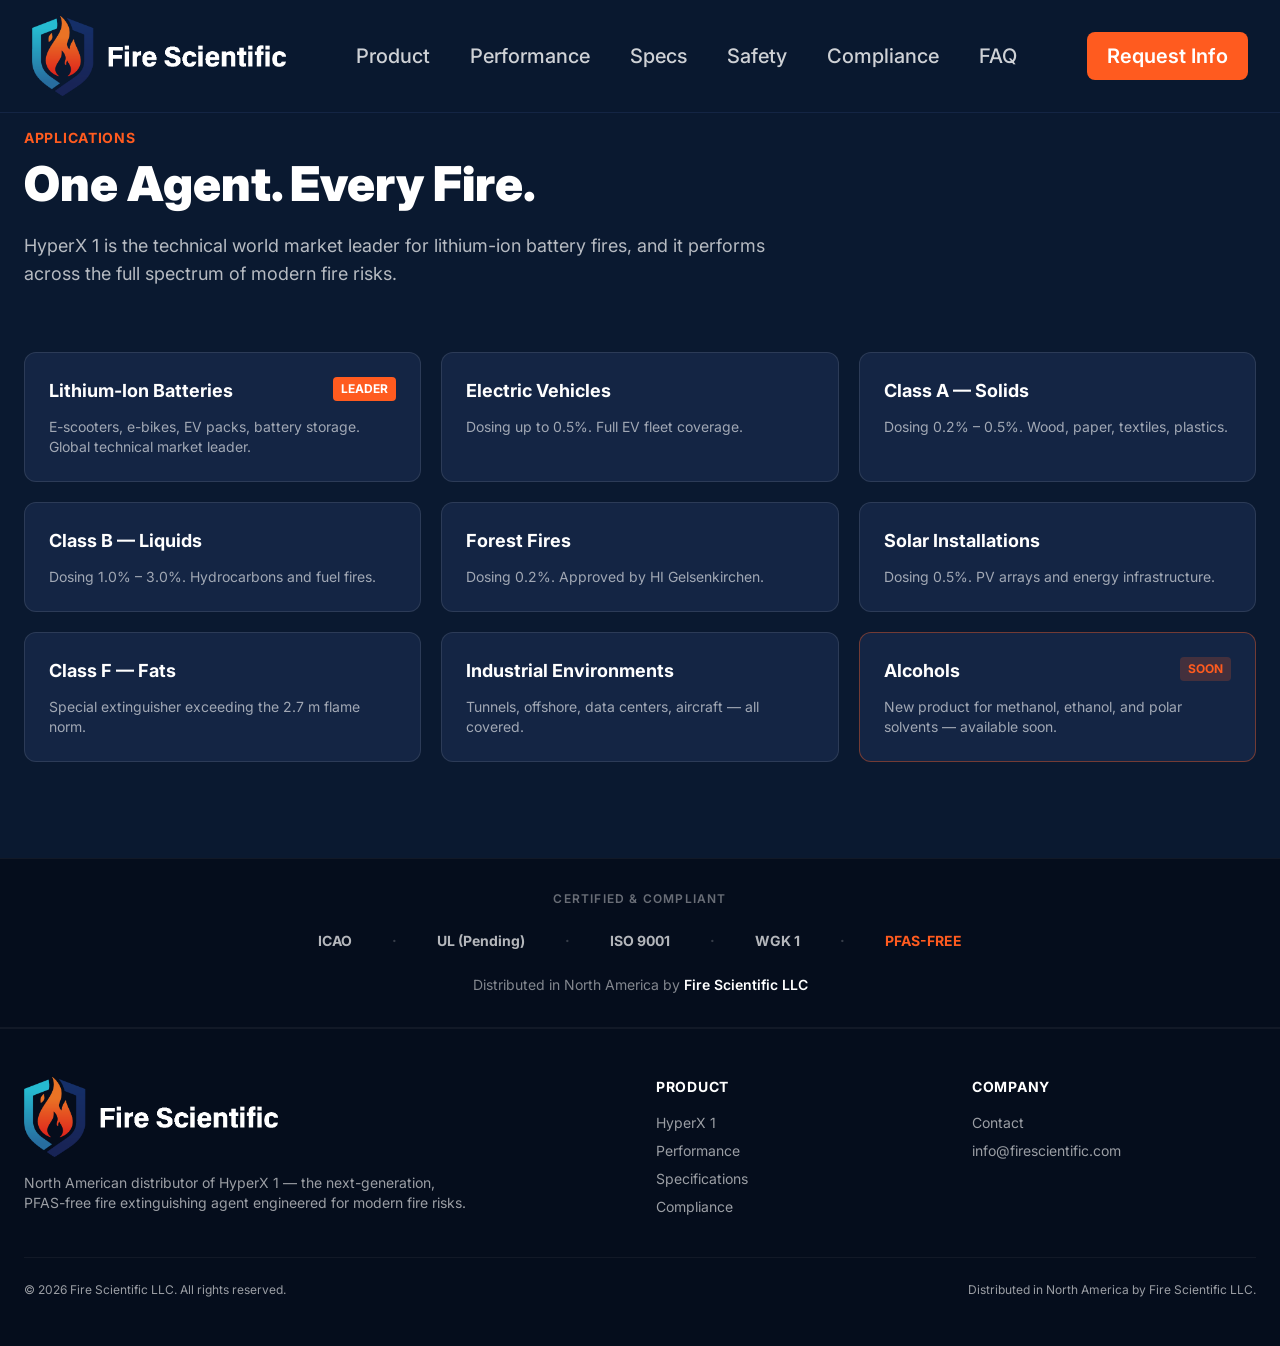
<file: applications.html>
<!DOCTYPE html>
<html lang="en">
<head>
<meta charset="UTF-8" />
<meta name="viewport" content="width=device-width, initial-scale=1.0" />
<title>Applications — Fire Scientific | HyperX 1</title>
<meta name="description" content="HyperX 1 applications — lithium-ion, EVs, Class A/B/F, forest, solar, industrial, and more." />
<link rel="stylesheet" href="tailwind.css">
<link href="https://fonts.googleapis.com/css2?family=Inter:wght@300;400;500;600;700;800;900&display=swap" rel="stylesheet">
<style>
  html { scroll-behavior: smooth; }
  body { font-family: 'Inter', sans-serif; }
</style>
</head>
<body class="text-white antialiased bg-navy-dark">

<!-- NAV -->
<nav class="fixed top-0 w-full z-50 bg-navy/95 backdrop-blur-sm border-b border-navy-light">
  <div class="mx-auto px-8 lg:px-12 py-4 flex items-center justify-between gap-8">
    <a href="index.html" class="flex items-center gap-2">
      <img src="logo.png" alt="Fire Scientific" class="h-20 w-auto">
    </a>
    <div class="hidden lg:flex items-center gap-10 text-xl font-medium text-white/80">
      <a href="index.html#top" class="hover:text-ember transition">Product</a>
      <a href="performance.html" class="hover:text-ember transition">Performance</a>
      <a href="specifications.html" class="hover:text-ember transition">Specs</a>
      <a href="safety.html" class="hover:text-ember transition">Safety</a>
      <a href="compliance.html" class="hover:text-ember transition">Compliance</a>
      <a href="why-hyperx1.html" class="hover:text-ember transition">FAQ</a>
    </div>
    <a href="contact.html" class="bg-ember hover:bg-ember-dark text-white px-5 py-2.5 rounded-lg font-semibold text-xl transition">Request Info</a>
  </div>
</nav>

<!-- APPLICATIONS -->
<section class="pt-32 pb-24 bg-navy text-white">
  <div class="max-w-7xl mx-auto px-6">
    <div class="max-w-3xl mb-16">
      <div class="text-ember font-bold uppercase tracking-wider text-sm mb-3">Applications</div>
      <h1 class="text-4xl lg:text-5xl font-black mb-6">One Agent. Every Fire.</h1>
      <p class="text-lg text-white/70">HyperX 1 is the technical world market leader for lithium-ion battery fires, and it performs across the full spectrum of modern fire risks.</p>
    </div>
    <div class="grid md:grid-cols-2 lg:grid-cols-3 gap-5">
      <div class="bg-navy-light border border-white/10 rounded-xl p-6 hover:border-ember/50 transition">
        <div class="flex items-start justify-between mb-3">
          <h3 class="font-bold text-lg">Lithium-Ion Batteries</h3>
          <span class="text-xs bg-ember text-white px-2 py-1 rounded font-bold">LEADER</span>
        </div>
        <p class="text-white/60 text-sm">E-scooters, e-bikes, EV packs, battery storage. Global technical market leader.</p>
      </div>
      <div class="bg-navy-light border border-white/10 rounded-xl p-6 hover:border-ember/50 transition">
        <h3 class="font-bold text-lg mb-3">Electric Vehicles</h3>
        <p class="text-white/60 text-sm">Dosing up to 0.5%. Full EV fleet coverage.</p>
      </div>
      <div class="bg-navy-light border border-white/10 rounded-xl p-6 hover:border-ember/50 transition">
        <h3 class="font-bold text-lg mb-3">Class A — Solids</h3>
        <p class="text-white/60 text-sm">Dosing 0.2% – 0.5%. Wood, paper, textiles, plastics.</p>
      </div>
      <div class="bg-navy-light border border-white/10 rounded-xl p-6 hover:border-ember/50 transition">
        <h3 class="font-bold text-lg mb-3">Class B — Liquids</h3>
        <p class="text-white/60 text-sm">Dosing 1.0% – 3.0%. Hydrocarbons and fuel fires.</p>
      </div>
      <div class="bg-navy-light border border-white/10 rounded-xl p-6 hover:border-ember/50 transition">
        <h3 class="font-bold text-lg mb-3">Forest Fires</h3>
        <p class="text-white/60 text-sm">Dosing 0.2%. Approved by HI Gelsenkirchen.</p>
      </div>
      <div class="bg-navy-light border border-white/10 rounded-xl p-6 hover:border-ember/50 transition">
        <h3 class="font-bold text-lg mb-3">Solar Installations</h3>
        <p class="text-white/60 text-sm">Dosing 0.5%. PV arrays and energy infrastructure.</p>
      </div>
      <div class="bg-navy-light border border-white/10 rounded-xl p-6 hover:border-ember/50 transition">
        <h3 class="font-bold text-lg mb-3">Class F — Fats</h3>
        <p class="text-white/60 text-sm">Special extinguisher exceeding the 2.7 m flame norm.</p>
      </div>
      <div class="bg-navy-light border border-white/10 rounded-xl p-6 hover:border-ember/50 transition">
        <h3 class="font-bold text-lg mb-3">Industrial Environments</h3>
        <p class="text-white/60 text-sm">Tunnels, offshore, data centers, aircraft — all covered.</p>
      </div>
      <div class="bg-navy-light border border-ember/40 rounded-xl p-6">
        <div class="flex items-start justify-between mb-3">
          <h3 class="font-bold text-lg">Alcohols</h3>
          <span class="text-xs bg-ember/20 text-ember px-2 py-1 rounded font-bold">SOON</span>
        </div>
        <p class="text-white/60 text-sm">New product for methanol, ethanol, and polar solvents — available soon.</p>
      </div>
    </div>
  </div>
</section>

<!-- TRUST BAR -->
<section class="bg-navy-dark border-y border-white/5 py-8">
  <div class="max-w-7xl mx-auto px-6">
    <div class="text-center text-white/40 text-xs uppercase tracking-widest font-semibold mb-6">Certified & Compliant</div>
    <div class="flex flex-wrap justify-center items-center gap-x-10 gap-y-4 text-white/70 font-bold text-sm">
      <span>ICAO</span><span class="text-white/20">·</span>
      <span>UL (Pending)</span><span class="text-white/20">·</span>
      <span>ISO 9001</span><span class="text-white/20">·</span>
      <span>WGK 1</span><span class="text-white/20">·</span>
      <span class="text-ember">PFAS-FREE</span>
    </div>
    <div class="text-center text-white/50 text-sm mt-6">Distributed in North America by <span class="text-white font-semibold">Fire Scientific LLC</span></div>
  </div>
</section>

<!-- FOOTER -->
<footer class="bg-navy-dark text-white/60 py-12 border-t border-white/5">
  <div class="max-w-7xl mx-auto px-6">
    <div class="grid md:grid-cols-4 gap-8 mb-10">
      <div class="md:col-span-2">
        <div class="flex items-center gap-2 mb-4">
          <img src="logo.png" alt="Fire Scientific" class="h-20 w-auto">
        </div>
        <p class="text-sm max-w-md">North American distributor of HyperX 1 — the next-generation, PFAS-free fire extinguishing agent engineered for modern fire risks.</p>
      </div>
      <div>
        <div class="text-white font-bold text-sm uppercase tracking-wider mb-4">Product</div>
        <ul class="space-y-2 text-sm">
          <li><a href="index.html#product" class="hover:text-ember">HyperX 1</a></li>
          <li><a href="performance.html" class="hover:text-ember">Performance</a></li>
          <li><a href="specifications.html" class="hover:text-ember">Specifications</a></li>
          <li><a href="compliance.html" class="hover:text-ember">Compliance</a></li>
        </ul>
      </div>
      <div>
        <div class="text-white font-bold text-sm uppercase tracking-wider mb-4">Company</div>
        <ul class="space-y-2 text-sm">
          <li><a href="contact.html" class="hover:text-ember">Contact</a></li>
          <li><a href="mailto:info@firescientific.com" class="hover:text-ember">info@firescientific.com</a></li>
        </ul>
      </div>
    </div>
    <div class="border-t border-white/5 pt-6 flex flex-col md:flex-row justify-between gap-3 text-xs">
      <div>© 2026 Fire Scientific LLC. All rights reserved.</div>
      <div>Distributed in North America by Fire Scientific LLC.</div>
    </div>
  </div>
</footer>

</body>
</html>
</file>
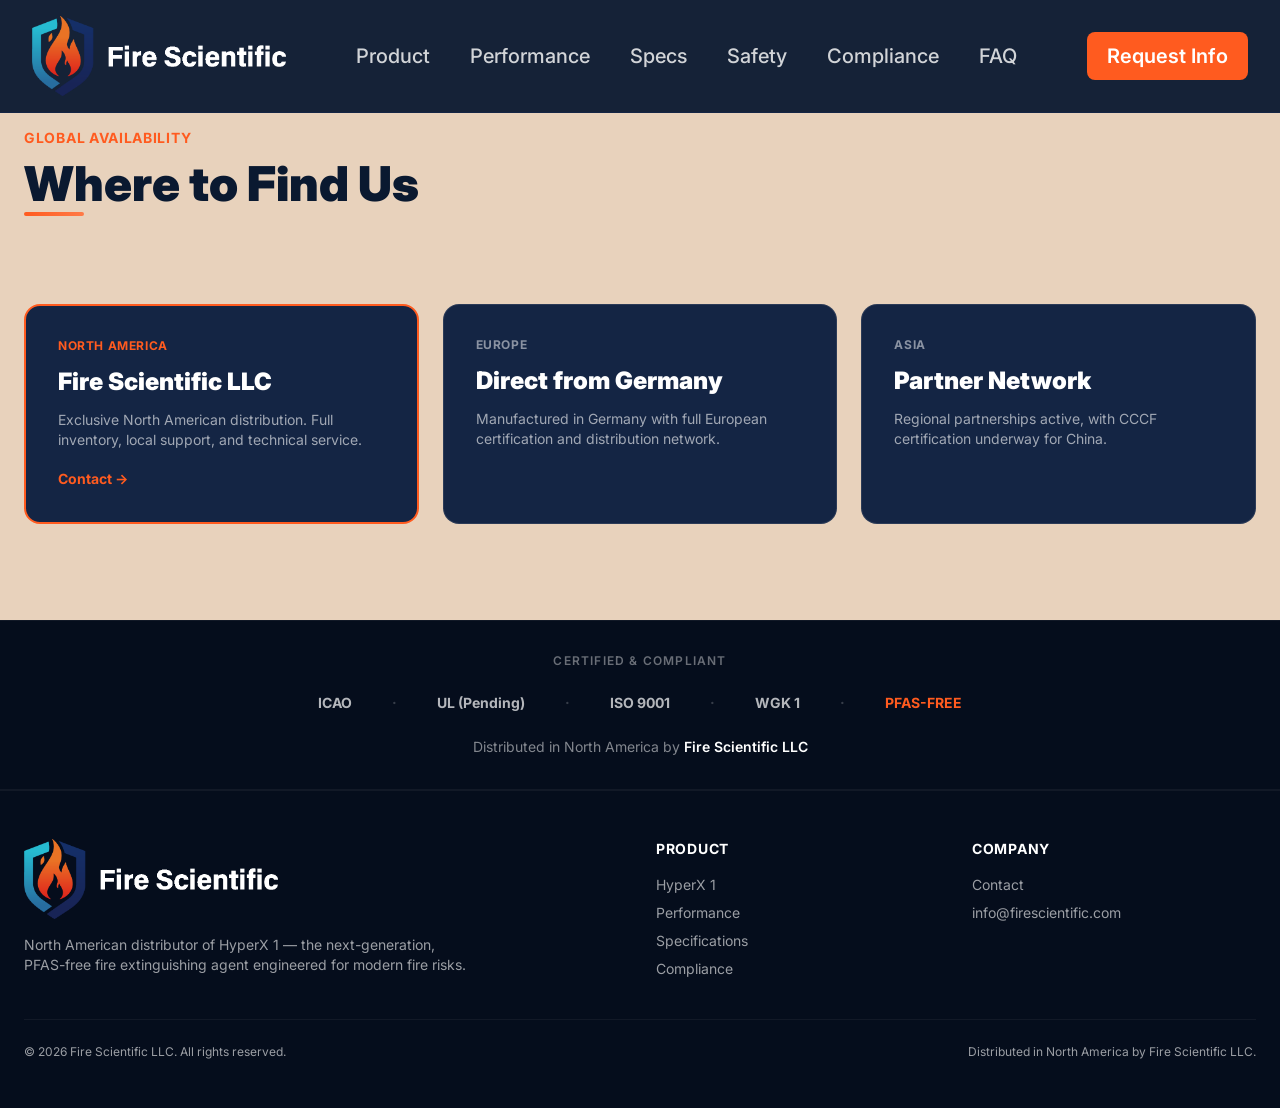
<file: availability.html>
<!DOCTYPE html>
<html lang="en">
<head>
<meta charset="UTF-8" />
<meta name="viewport" content="width=device-width, initial-scale=1.0" />
<title>Availability — Fire Scientific | HyperX 1</title>
<meta name="description" content="Where to find HyperX 1 globally — North America via Fire Scientific LLC, direct from Germany in Europe, partners in Asia." />
<link rel="stylesheet" href="tailwind.css">
<link href="https://fonts.googleapis.com/css2?family=Inter:wght@300;400;500;600;700;800;900&display=swap" rel="stylesheet">
<style>
  html { scroll-behavior: smooth; }
  body { font-family: 'Inter', sans-serif; }
  .flame-underline { position: relative; display: inline-block; }
  .flame-underline::after {
    content: ''; position: absolute; bottom: -8px; left: 0; width: 60px; height: 4px;
    background: linear-gradient(90deg, #FF5B1F, #FF7A47); border-radius: 2px;
  }
</style>
</head>
<body class="text-white antialiased bg-navy-dark">

<!-- NAV -->
<nav class="fixed top-0 w-full z-50 bg-navy/95 backdrop-blur-sm border-b border-navy-light">
  <div class="mx-auto px-8 lg:px-12 py-4 flex items-center justify-between gap-8">
    <a href="index.html" class="flex items-center gap-2">
      <img src="logo.png" alt="Fire Scientific" class="h-20 w-auto">
    </a>
    <div class="hidden lg:flex items-center gap-10 text-xl font-medium text-white/80">
      <a href="index.html#top" class="hover:text-ember transition">Product</a>
      <a href="performance.html" class="hover:text-ember transition">Performance</a>
      <a href="specifications.html" class="hover:text-ember transition">Specs</a>
      <a href="safety.html" class="hover:text-ember transition">Safety</a>
      <a href="compliance.html" class="hover:text-ember transition">Compliance</a>
      <a href="why-hyperx1.html" class="hover:text-ember transition">FAQ</a>
    </div>
    <a href="contact.html" class="bg-ember hover:bg-ember-dark text-white px-5 py-2.5 rounded-lg font-semibold text-xl transition">Request Info</a>
  </div>
</nav>

<!-- AVAILABILITY -->
<section class="pt-32 pb-24 bg-mist-light text-navy">
  <div class="max-w-7xl mx-auto px-6">
    <div class="max-w-3xl mb-16">
      <div class="text-ember font-bold uppercase tracking-wider text-sm mb-3">Global Availability</div>
      <h1 class="text-4xl lg:text-5xl font-black flame-underline mb-8">Where to Find Us</h1>
    </div>
    <div class="grid md:grid-cols-3 gap-6">
      <div class="p-8 rounded-2xl border-2 border-ember bg-navy-light text-white">
        <div class="text-ember font-bold uppercase text-xs tracking-wider mb-3">North America</div>
        <h3 class="font-black text-2xl mb-3">Fire Scientific LLC</h3>
        <p class="text-white/60 text-sm mb-4">Exclusive North American distribution. Full inventory, local support, and technical service.</p>
        <a href="contact.html" class="text-ember font-bold text-sm hover:text-ember-light">Contact →</a>
      </div>
      <div class="p-8 rounded-2xl bg-navy-light border border-white/10 text-white">
        <div class="text-white/50 font-bold uppercase text-xs tracking-wider mb-3">Europe</div>
        <h3 class="font-black text-2xl mb-3">Direct from Germany</h3>
        <p class="text-white/60 text-sm">Manufactured in Germany with full European certification and distribution network.</p>
      </div>
      <div class="p-8 rounded-2xl bg-navy-light border border-white/10 text-white">
        <div class="text-white/50 font-bold uppercase text-xs tracking-wider mb-3">Asia</div>
        <h3 class="font-black text-2xl mb-3">Partner Network</h3>
        <p class="text-white/60 text-sm">Regional partnerships active, with CCCF certification underway for China.</p>
      </div>
    </div>
  </div>
</section>

<!-- TRUST BAR -->
<section class="bg-navy-dark border-y border-white/5 py-8">
  <div class="max-w-7xl mx-auto px-6">
    <div class="text-center text-white/40 text-xs uppercase tracking-widest font-semibold mb-6">Certified & Compliant</div>
    <div class="flex flex-wrap justify-center items-center gap-x-10 gap-y-4 text-white/70 font-bold text-sm">
      <span>ICAO</span><span class="text-white/20">·</span>
      <span>UL (Pending)</span><span class="text-white/20">·</span>
      <span>ISO 9001</span><span class="text-white/20">·</span>
      <span>WGK 1</span><span class="text-white/20">·</span>
      <span class="text-ember">PFAS-FREE</span>
    </div>
    <div class="text-center text-white/50 text-sm mt-6">Distributed in North America by <span class="text-white font-semibold">Fire Scientific LLC</span></div>
  </div>
</section>

<!-- FOOTER -->
<footer class="bg-navy-dark text-white/60 py-12 border-t border-white/5">
  <div class="max-w-7xl mx-auto px-6">
    <div class="grid md:grid-cols-4 gap-8 mb-10">
      <div class="md:col-span-2">
        <div class="flex items-center gap-2 mb-4">
          <img src="logo.png" alt="Fire Scientific" class="h-20 w-auto">
        </div>
        <p class="text-sm max-w-md">North American distributor of HyperX 1 — the next-generation, PFAS-free fire extinguishing agent engineered for modern fire risks.</p>
      </div>
      <div>
        <div class="text-white font-bold text-sm uppercase tracking-wider mb-4">Product</div>
        <ul class="space-y-2 text-sm">
          <li><a href="index.html#product" class="hover:text-ember">HyperX 1</a></li>
          <li><a href="performance.html" class="hover:text-ember">Performance</a></li>
          <li><a href="specifications.html" class="hover:text-ember">Specifications</a></li>
          <li><a href="compliance.html" class="hover:text-ember">Compliance</a></li>
        </ul>
      </div>
      <div>
        <div class="text-white font-bold text-sm uppercase tracking-wider mb-4">Company</div>
        <ul class="space-y-2 text-sm">
          <li><a href="contact.html" class="hover:text-ember">Contact</a></li>
          <li><a href="mailto:info@firescientific.com" class="hover:text-ember">info@firescientific.com</a></li>
        </ul>
      </div>
    </div>
    <div class="border-t border-white/5 pt-6 flex flex-col md:flex-row justify-between gap-3 text-xs">
      <div>© 2026 Fire Scientific LLC. All rights reserved.</div>
      <div>Distributed in North America by Fire Scientific LLC.</div>
    </div>
  </div>
</footer>

</body>
</html>
</file>
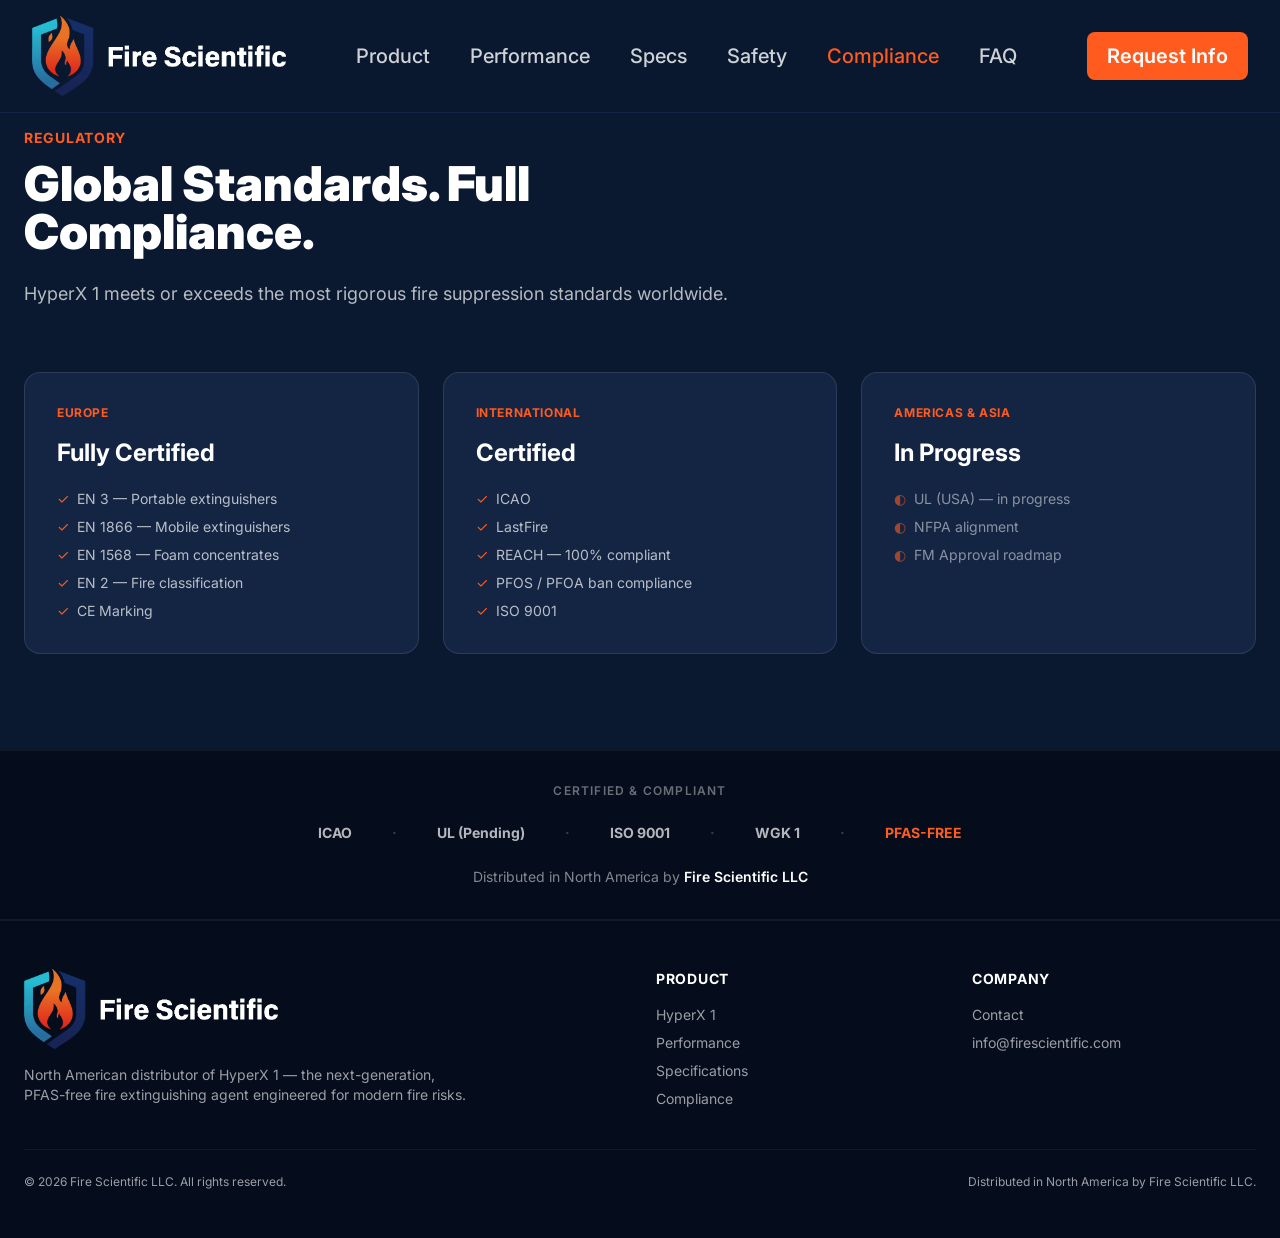
<file: compliance.html>
<!DOCTYPE html>
<html lang="en">
<head>
<meta charset="UTF-8" />
<meta name="viewport" content="width=device-width, initial-scale=1.0" />
<title>Compliance — Fire Scientific | HyperX 1</title>
<meta name="description" content="HyperX 1 global regulatory compliance — ICAO, LastFire, EN certifications, REACH, PFAS-free." />
<link rel="stylesheet" href="tailwind.css">
<link href="https://fonts.googleapis.com/css2?family=Inter:wght@300;400;500;600;700;800;900&display=swap" rel="stylesheet">
<style>
  html { scroll-behavior: smooth; }
  body { font-family: 'Inter', sans-serif; }
</style>
</head>
<body class="text-white antialiased bg-navy-dark">

<!-- NAV -->
<nav class="fixed top-0 w-full z-50 bg-navy/95 backdrop-blur-sm border-b border-navy-light">
  <div class="mx-auto px-8 lg:px-12 py-4 flex items-center justify-between gap-8">
    <a href="index.html" class="flex items-center gap-2">
      <img src="logo.png" alt="Fire Scientific" class="h-20 w-auto">
    </a>
    <div class="hidden lg:flex items-center gap-10 text-xl font-medium text-white/80">
      <a href="index.html#top" class="hover:text-ember transition">Product</a>
      <a href="performance.html" class="hover:text-ember transition">Performance</a>
      <a href="specifications.html" class="hover:text-ember transition">Specs</a>
      <a href="safety.html" class="hover:text-ember transition">Safety</a>
      <a href="compliance.html" class="text-ember transition">Compliance</a>
      <a href="why-hyperx1.html" class="hover:text-ember transition">FAQ</a>
    </div>
    <a href="contact.html" class="bg-ember hover:bg-ember-dark text-white px-5 py-2.5 rounded-lg font-semibold text-xl transition">Request Info</a>
  </div>
</nav>

<!-- COMPLIANCE -->
<section class="pt-32 pb-24 bg-navy text-white">
  <div class="max-w-7xl mx-auto px-6">
    <div class="max-w-3xl mb-16">
      <div class="text-ember font-bold uppercase tracking-wider text-sm mb-3">Regulatory</div>
      <h1 class="text-4xl lg:text-5xl font-black mb-6">Global Standards. Full Compliance.</h1>
      <p class="text-lg text-white/70">HyperX 1 meets or exceeds the most rigorous fire suppression standards worldwide.</p>
    </div>
    <div class="grid md:grid-cols-3 gap-6">
      <div class="bg-navy-light border border-white/10 rounded-2xl p-8">
        <div class="text-ember font-bold uppercase text-xs tracking-wider mb-4">Europe</div>
        <h3 class="font-bold text-2xl mb-5">Fully Certified</h3>
        <ul class="space-y-2 text-white/70 text-sm">
          <li class="flex gap-2"><span class="text-ember">✓</span> EN 3 — Portable extinguishers</li>
          <li class="flex gap-2"><span class="text-ember">✓</span> EN 1866 — Mobile extinguishers</li>
          <li class="flex gap-2"><span class="text-ember">✓</span> EN 1568 — Foam concentrates</li>
          <li class="flex gap-2"><span class="text-ember">✓</span> EN 2 — Fire classification</li>
          <li class="flex gap-2"><span class="text-ember">✓</span> CE Marking</li>
        </ul>
      </div>
      <div class="bg-navy-light border border-white/10 rounded-2xl p-8">
        <div class="text-ember font-bold uppercase text-xs tracking-wider mb-4">International</div>
        <h3 class="font-bold text-2xl mb-5">Certified</h3>
        <ul class="space-y-2 text-white/70 text-sm">
          <li class="flex gap-2"><span class="text-ember">✓</span> ICAO</li>
          <li class="flex gap-2"><span class="text-ember">✓</span> LastFire</li>
          <li class="flex gap-2"><span class="text-ember">✓</span> REACH — 100% compliant</li>
          <li class="flex gap-2"><span class="text-ember">✓</span> PFOS / PFOA ban compliance</li>
          <li class="flex gap-2"><span class="text-ember">✓</span> ISO 9001</li>
        </ul>
      </div>
      <div class="bg-navy-light border border-white/10 rounded-2xl p-8">
        <div class="text-ember font-bold uppercase text-xs tracking-wider mb-4">Americas & Asia</div>
        <h3 class="font-bold text-2xl mb-5">In Progress</h3>
        <ul class="space-y-2 text-white/70 text-sm">
          <li class="flex gap-2 text-white/50"><span class="text-ember/60">◐</span> UL (USA) — in progress</li>
          <li class="flex gap-2 text-white/50"><span class="text-ember/60">◐</span> NFPA alignment</li>
          <li class="flex gap-2 text-white/50"><span class="text-ember/60">◐</span> FM Approval roadmap</li>
        </ul>
      </div>
    </div>
  </div>
</section>

<!-- TRUST BAR -->
<section class="bg-navy-dark border-y border-white/5 py-8">
  <div class="max-w-7xl mx-auto px-6">
    <div class="text-center text-white/40 text-xs uppercase tracking-widest font-semibold mb-6">Certified & Compliant</div>
    <div class="flex flex-wrap justify-center items-center gap-x-10 gap-y-4 text-white/70 font-bold text-sm">
      <span>ICAO</span><span class="text-white/20">·</span>
      <span>UL (Pending)</span><span class="text-white/20">·</span>
      <span>ISO 9001</span><span class="text-white/20">·</span>
      <span>WGK 1</span><span class="text-white/20">·</span>
      <span class="text-ember">PFAS-FREE</span>
    </div>
    <div class="text-center text-white/50 text-sm mt-6">Distributed in North America by <span class="text-white font-semibold">Fire Scientific LLC</span></div>
  </div>
</section>

<!-- FOOTER -->
<footer class="bg-navy-dark text-white/60 py-12 border-t border-white/5">
  <div class="max-w-7xl mx-auto px-6">
    <div class="grid md:grid-cols-4 gap-8 mb-10">
      <div class="md:col-span-2">
        <div class="flex items-center gap-2 mb-4">
          <img src="logo.png" alt="Fire Scientific" class="h-20 w-auto">
        </div>
        <p class="text-sm max-w-md">North American distributor of HyperX 1 — the next-generation, PFAS-free fire extinguishing agent engineered for modern fire risks.</p>
      </div>
      <div>
        <div class="text-white font-bold text-sm uppercase tracking-wider mb-4">Product</div>
        <ul class="space-y-2 text-sm">
          <li><a href="index.html#product" class="hover:text-ember">HyperX 1</a></li>
          <li><a href="performance.html" class="hover:text-ember">Performance</a></li>
          <li><a href="specifications.html" class="hover:text-ember">Specifications</a></li>
          <li><a href="compliance.html" class="hover:text-ember">Compliance</a></li>
        </ul>
      </div>
      <div>
        <div class="text-white font-bold text-sm uppercase tracking-wider mb-4">Company</div>
        <ul class="space-y-2 text-sm">
          <li><a href="contact.html" class="hover:text-ember">Contact</a></li>
          <li><a href="mailto:info@firescientific.com" class="hover:text-ember">info@firescientific.com</a></li>
        </ul>
      </div>
    </div>
    <div class="border-t border-white/5 pt-6 flex flex-col md:flex-row justify-between gap-3 text-xs">
      <div>© 2026 Fire Scientific LLC. All rights reserved.</div>
      <div>Distributed in North America by Fire Scientific LLC.</div>
    </div>
  </div>
</footer>

</body>
</html>
</file>
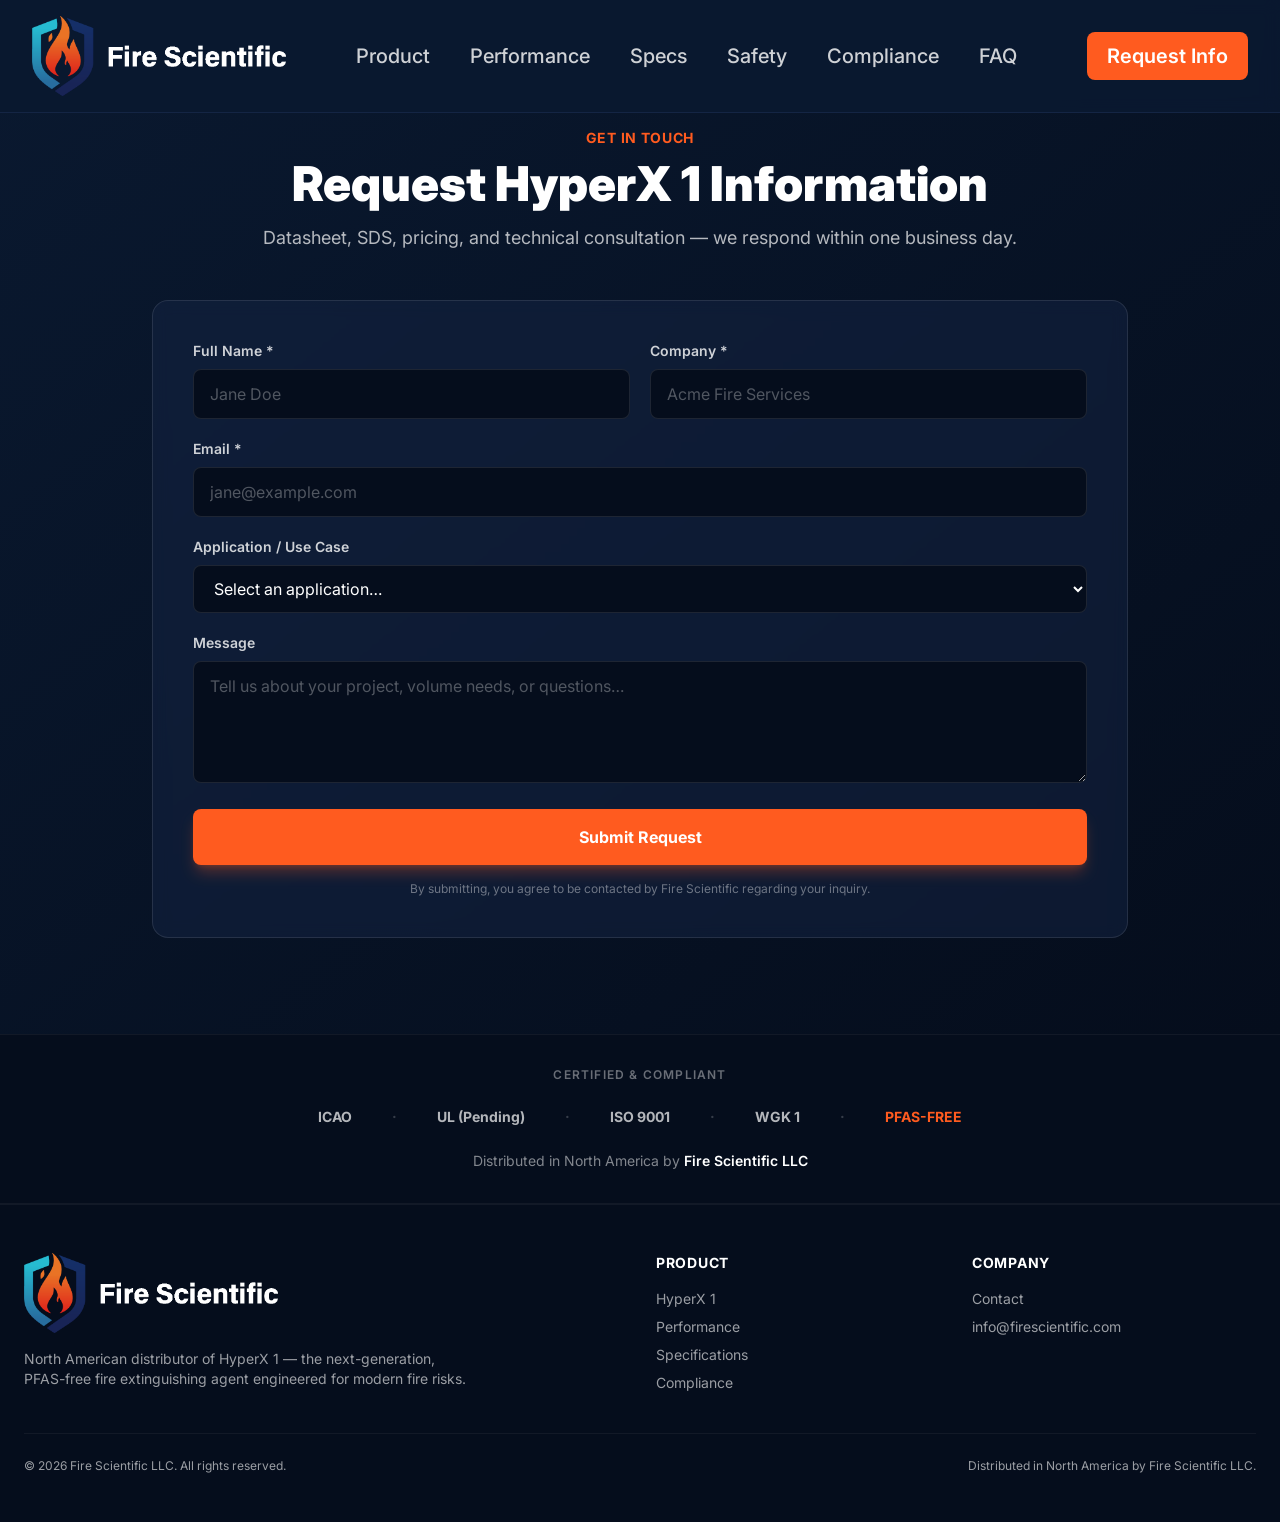
<file: contact.html>
<!DOCTYPE html>
<html lang="en">
<head>
<meta charset="UTF-8" />
<meta name="viewport" content="width=device-width, initial-scale=1.0" />
<title>Contact — Fire Scientific | HyperX 1</title>
<meta name="description" content="Request HyperX 1 information — datasheet, SDS, pricing, and technical consultation from Fire Scientific LLC." />
<link rel="stylesheet" href="tailwind.css">
<link href="https://fonts.googleapis.com/css2?family=Inter:wght@300;400;500;600;700;800;900&display=swap" rel="stylesheet">
<style>
  html { scroll-behavior: smooth; }
  body { font-family: 'Inter', sans-serif; }
  .flame-underline { position: relative; display: inline-block; }
  .flame-underline::after {
    content: ''; position: absolute; bottom: -8px; left: 0; width: 60px; height: 4px;
    background: linear-gradient(90deg, #FF5B1F, #FF7A47); border-radius: 2px;
  }
</style>
</head>
<body class="text-white antialiased bg-navy-dark">

<!-- NAV -->
<nav class="fixed top-0 w-full z-50 bg-navy/95 backdrop-blur-sm border-b border-navy-light">
  <div class="mx-auto px-8 lg:px-12 py-4 flex items-center justify-between gap-8">
    <a href="index.html" class="flex items-center gap-2">
      <img src="logo.png" alt="Fire Scientific" class="h-20 w-auto">
    </a>
    <div class="hidden lg:flex items-center gap-10 text-xl font-medium text-white/80">
      <a href="index.html#top" class="hover:text-ember transition">Product</a>
      <a href="performance.html" class="hover:text-ember transition">Performance</a>
      <a href="specifications.html" class="hover:text-ember transition">Specs</a>
      <a href="safety.html" class="hover:text-ember transition">Safety</a>
      <a href="compliance.html" class="hover:text-ember transition">Compliance</a>
      <a href="why-hyperx1.html" class="hover:text-ember transition">FAQ</a>
    </div>
    <a href="contact.html" class="bg-ember hover:bg-ember-dark text-white px-5 py-2.5 rounded-lg font-semibold text-xl transition">Request Info</a>
  </div>
</nav>

<!-- CONTACT -->
<section class="pt-32 pb-24 bg-gradient-to-br from-navy to-navy-dark text-white min-h-screen">
  <div class="max-w-5xl mx-auto px-6">
    <div class="text-center mb-12">
      <div class="text-ember font-bold uppercase tracking-wider text-sm mb-3">Get in Touch</div>
      <h1 class="text-4xl lg:text-5xl font-black mb-4">Request HyperX 1 Information</h1>
      <p class="text-white/70 text-lg">Datasheet, SDS, pricing, and technical consultation — we respond within one business day.</p>
    </div>
    <form id="request-form" action="https://api.web3forms.com/submit" method="POST" class="bg-navy-light/50 backdrop-blur border border-white/10 rounded-2xl p-8 lg:p-10 grid md:grid-cols-2 gap-5">
      <input type="hidden" name="access_key" value="e3d8fb49-71c5-422d-b852-d15bcb913b7d" />
      <input type="hidden" name="subject" value="HyperX 1 Inquiry — Fire Scientific website" />
      <input type="hidden" name="from_name" value="Fire Scientific website" />
      <input type="checkbox" name="botcheck" class="hidden" style="display:none" tabindex="-1" autocomplete="off" />
      <div>
        <label class="block text-sm font-semibold text-white/80 mb-2">Full Name *</label>
        <input type="text" name="name" required class="w-full bg-navy-dark border border-white/10 rounded-lg px-4 py-3 text-white placeholder-white/30 focus:border-ember focus:outline-none" placeholder="Jane Doe" />
      </div>
      <div>
        <label class="block text-sm font-semibold text-white/80 mb-2">Company *</label>
        <input type="text" name="company" required class="w-full bg-navy-dark border border-white/10 rounded-lg px-4 py-3 text-white placeholder-white/30 focus:border-ember focus:outline-none" placeholder="Acme Fire Services" />
      </div>
      <div class="md:col-span-2">
        <label class="block text-sm font-semibold text-white/80 mb-2">Email *</label>
        <input type="email" name="email" required class="w-full bg-navy-dark border border-white/10 rounded-lg px-4 py-3 text-white placeholder-white/30 focus:border-ember focus:outline-none" placeholder="jane@example.com" />
      </div>
      <div class="md:col-span-2">
        <label class="block text-sm font-semibold text-white/80 mb-2">Application / Use Case</label>
        <select name="application" class="w-full bg-navy-dark border border-white/10 rounded-lg px-4 py-3 text-white focus:border-ember focus:outline-none">
          <option value="">Select an application…</option>
          <option>Lithium-ion battery / EV</option>
          <option>Class A — Solids</option>
          <option>Class B — Liquids</option>
          <option>Forest / Wildland</option>
          <option>Solar / Energy infrastructure</option>
          <option>Industrial (tunnels, offshore, data center)</option>
          <option>Municipal fire service</option>
          <option>Other</option>
        </select>
      </div>
      <div class="md:col-span-2">
        <label class="block text-sm font-semibold text-white/80 mb-2">Message</label>
        <textarea name="message" rows="4" class="w-full bg-navy-dark border border-white/10 rounded-lg px-4 py-3 text-white placeholder-white/30 focus:border-ember focus:outline-none" placeholder="Tell us about your project, volume needs, or questions…"></textarea>
      </div>
      <div class="md:col-span-2">
        <button id="request-submit" type="submit" class="w-full bg-ember hover:bg-ember-dark disabled:opacity-60 disabled:cursor-not-allowed text-white font-bold py-4 rounded-lg transition shadow-lg shadow-ember/30">Submit Request</button>
        <p id="request-status" class="text-xs text-white/40 text-center mt-4">By submitting, you agree to be contacted by Fire Scientific regarding your inquiry.</p>
      </div>
    </form>

    <script>
      (function () {
        var form = document.getElementById('request-form');
        var btn = document.getElementById('request-submit');
        var status = document.getElementById('request-status');
        if (!form) return;
        form.addEventListener('submit', function (e) {
          e.preventDefault();
          btn.disabled = true;
          btn.textContent = 'Sending…';
          status.className = 'text-xs text-white/60 text-center mt-4';
          status.textContent = 'Sending your request…';
          fetch(form.action, {
            method: 'POST',
            headers: { 'Accept': 'application/json' },
            body: new FormData(form)
          }).then(function (res) {
            return res.json().then(function (data) { return { ok: res.ok, data: data }; });
          }).then(function (result) {
            if (result.ok) {
              form.reset();
              btn.textContent = 'Request Sent ✓';
              status.className = 'text-sm text-ember text-center mt-4 font-semibold';
              status.textContent = 'Thanks — we received your request and will respond within one business day.';
            } else {
              btn.disabled = false;
              btn.textContent = 'Submit Request';
              status.className = 'text-sm text-red-400 text-center mt-4';
              status.textContent = (result.data && result.data.message) ? result.data.message : 'Something went wrong. Please email info@firescientific.com directly.';
            }
          }).catch(function () {
            btn.disabled = false;
            btn.textContent = 'Submit Request';
            status.className = 'text-sm text-red-400 text-center mt-4';
            status.textContent = 'Network error. Please email info@firescientific.com directly.';
          });
        });
      })();
    </script>
  </div>
</section>

<!-- TRUST BAR -->
<section class="bg-navy-dark border-y border-white/5 py-8">
  <div class="max-w-7xl mx-auto px-6">
    <div class="text-center text-white/40 text-xs uppercase tracking-widest font-semibold mb-6">Certified & Compliant</div>
    <div class="flex flex-wrap justify-center items-center gap-x-10 gap-y-4 text-white/70 font-bold text-sm">
      <span>ICAO</span><span class="text-white/20">·</span>
      <span>UL (Pending)</span><span class="text-white/20">·</span>
      <span>ISO 9001</span><span class="text-white/20">·</span>
      <span>WGK 1</span><span class="text-white/20">·</span>
      <span class="text-ember">PFAS-FREE</span>
    </div>
    <div class="text-center text-white/50 text-sm mt-6">Distributed in North America by <span class="text-white font-semibold">Fire Scientific LLC</span></div>
  </div>
</section>

<!-- FOOTER -->
<footer class="bg-navy-dark text-white/60 py-12 border-t border-white/5">
  <div class="max-w-7xl mx-auto px-6">
    <div class="grid md:grid-cols-4 gap-8 mb-10">
      <div class="md:col-span-2">
        <div class="flex items-center gap-2 mb-4">
          <img src="logo.png" alt="Fire Scientific" class="h-20 w-auto">
        </div>
        <p class="text-sm max-w-md">North American distributor of HyperX 1 — the next-generation, PFAS-free fire extinguishing agent engineered for modern fire risks.</p>
      </div>
      <div>
        <div class="text-white font-bold text-sm uppercase tracking-wider mb-4">Product</div>
        <ul class="space-y-2 text-sm">
          <li><a href="index.html#product" class="hover:text-ember">HyperX 1</a></li>
          <li><a href="performance.html" class="hover:text-ember">Performance</a></li>
          <li><a href="specifications.html" class="hover:text-ember">Specifications</a></li>
          <li><a href="compliance.html" class="hover:text-ember">Compliance</a></li>
        </ul>
      </div>
      <div>
        <div class="text-white font-bold text-sm uppercase tracking-wider mb-4">Company</div>
        <ul class="space-y-2 text-sm">
          <li><a href="contact.html" class="hover:text-ember">Contact</a></li>
          <li><a href="mailto:info@firescientific.com" class="hover:text-ember">info@firescientific.com</a></li>
        </ul>
      </div>
    </div>
    <div class="border-t border-white/5 pt-6 flex flex-col md:flex-row justify-between gap-3 text-xs">
      <div>© 2026 Fire Scientific LLC. All rights reserved.</div>
      <div>Distributed in North America by Fire Scientific LLC.</div>
    </div>
  </div>
</footer>

</body>
</html>
</file>
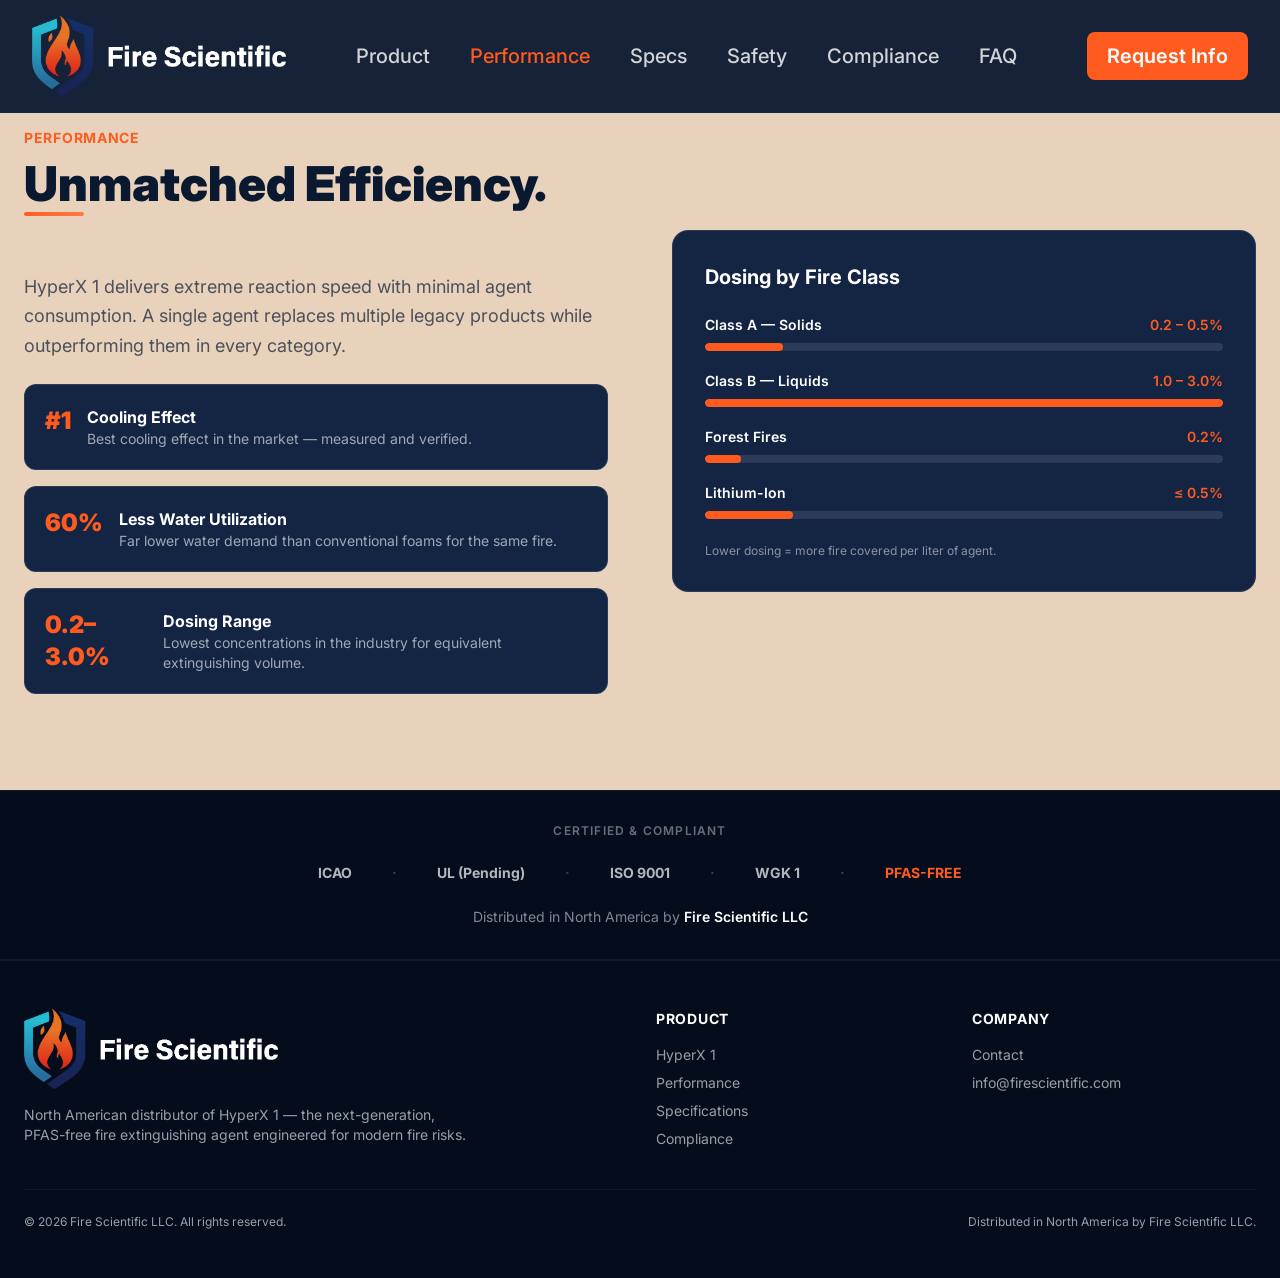
<file: performance.html>
<!DOCTYPE html>
<html lang="en">
<head>
<meta charset="UTF-8" />
<meta name="viewport" content="width=device-width, initial-scale=1.0" />
<title>Performance — Fire Scientific | HyperX 1</title>
<meta name="description" content="HyperX 1 performance — best-in-class cooling effect, 60% less water utilization, 0.2–3.0% dosing." />
<link rel="stylesheet" href="tailwind.css">
<link href="https://fonts.googleapis.com/css2?family=Inter:wght@300;400;500;600;700;800;900&display=swap" rel="stylesheet">
<style>
  html { scroll-behavior: smooth; }
  body { font-family: 'Inter', sans-serif; }
  .flame-underline { position: relative; display: inline-block; }
  .flame-underline::after {
    content: ''; position: absolute; bottom: -8px; left: 0; width: 60px; height: 4px;
    background: linear-gradient(90deg, #FF5B1F, #FF7A47); border-radius: 2px;
  }
</style>
</head>
<body class="text-white antialiased bg-navy-dark">

<!-- NAV -->
<nav class="fixed top-0 w-full z-50 bg-navy/95 backdrop-blur-sm border-b border-navy-light">
  <div class="mx-auto px-8 lg:px-12 py-4 flex items-center justify-between gap-8">
    <a href="index.html" class="flex items-center gap-2">
      <img src="logo.png" alt="Fire Scientific" class="h-20 w-auto">
    </a>
    <div class="hidden lg:flex items-center gap-10 text-xl font-medium text-white/80">
      <a href="index.html#top" class="hover:text-ember transition">Product</a>
      <a href="performance.html" class="text-ember transition">Performance</a>
      <a href="specifications.html" class="hover:text-ember transition">Specs</a>
      <a href="safety.html" class="hover:text-ember transition">Safety</a>
      <a href="compliance.html" class="hover:text-ember transition">Compliance</a>
      <a href="why-hyperx1.html" class="hover:text-ember transition">FAQ</a>
    </div>
    <a href="contact.html" class="bg-ember hover:bg-ember-dark text-white px-5 py-2.5 rounded-lg font-semibold text-xl transition">Request Info</a>
  </div>
</nav>

<!-- PERFORMANCE -->
<section class="pt-32 pb-24 bg-mist-light text-navy">
  <div class="max-w-7xl mx-auto px-6">
    <div class="grid lg:grid-cols-2 gap-16 items-center">
      <div>
        <div class="text-ember font-bold uppercase tracking-wider text-sm mb-3">Performance</div>
        <h1 class="text-4xl lg:text-5xl font-black flame-underline mb-8">Unmatched Efficiency.</h1>
        <p class="text-lg text-navy/70 leading-relaxed mt-8 mb-6">HyperX 1 delivers extreme reaction speed with minimal agent consumption. A single agent replaces multiple legacy products while outperforming them in every category.</p>
        <div class="space-y-4">
          <div class="flex items-start gap-4 p-5 bg-navy-light border border-white/10 rounded-xl text-white">
            <div class="text-2xl font-black text-ember">#1</div>
            <div>
              <div class="font-bold">Cooling Effect</div>
              <div class="text-sm text-white/60">Best cooling effect in the market — measured and verified.</div>
            </div>
          </div>
          <div class="flex items-start gap-4 p-5 bg-navy-light border border-white/10 rounded-xl text-white">
            <div class="text-2xl font-black text-ember">60%</div>
            <div>
              <div class="font-bold">Less Water Utilization</div>
              <div class="text-sm text-white/60">Far lower water demand than conventional foams for the same fire.</div>
            </div>
          </div>
          <div class="flex items-start gap-4 p-5 bg-navy-light border border-white/10 rounded-xl text-white">
            <div class="text-2xl font-black text-ember">0.2–3.0%</div>
            <div>
              <div class="font-bold">Dosing Range</div>
              <div class="text-sm text-white/60">Lowest concentrations in the industry for equivalent extinguishing volume.</div>
            </div>
          </div>
        </div>
      </div>
      <div class="bg-navy-light border border-white/10 rounded-2xl p-8 text-white">
        <h3 class="font-bold text-xl mb-6">Dosing by Fire Class</h3>
        <div class="space-y-5">
          <div>
            <div class="flex justify-between text-sm font-semibold mb-2"><span>Class A — Solids</span><span class="text-ember">0.2 – 0.5%</span></div>
            <div class="h-2 bg-white/10 rounded-full overflow-hidden"><div class="h-full bg-ember rounded-full" style="width:15%"></div></div>
          </div>
          <div>
            <div class="flex justify-between text-sm font-semibold mb-2"><span>Class B — Liquids</span><span class="text-ember">1.0 – 3.0%</span></div>
            <div class="h-2 bg-white/10 rounded-full overflow-hidden"><div class="h-full bg-ember rounded-full" style="width:100%"></div></div>
          </div>
          <div>
            <div class="flex justify-between text-sm font-semibold mb-2"><span>Forest Fires</span><span class="text-ember">0.2%</span></div>
            <div class="h-2 bg-white/10 rounded-full overflow-hidden"><div class="h-full bg-ember rounded-full" style="width:7%"></div></div>
          </div>
          <div>
            <div class="flex justify-between text-sm font-semibold mb-2"><span>Lithium-Ion</span><span class="text-ember">≤ 0.5%</span></div>
            <div class="h-2 bg-white/10 rounded-full overflow-hidden"><div class="h-full bg-ember rounded-full" style="width:17%"></div></div>
          </div>
        </div>
        <p class="text-xs text-white/50 mt-6">Lower dosing = more fire covered per liter of agent.</p>
      </div>
    </div>
  </div>
</section>

<!-- TRUST BAR -->
<section class="bg-navy-dark border-y border-white/5 py-8">
  <div class="max-w-7xl mx-auto px-6">
    <div class="text-center text-white/40 text-xs uppercase tracking-widest font-semibold mb-6">Certified & Compliant</div>
    <div class="flex flex-wrap justify-center items-center gap-x-10 gap-y-4 text-white/70 font-bold text-sm">
      <span>ICAO</span><span class="text-white/20">·</span>
      <span>UL (Pending)</span><span class="text-white/20">·</span>
      <span>ISO 9001</span><span class="text-white/20">·</span>
      <span>WGK 1</span><span class="text-white/20">·</span>
      <span class="text-ember">PFAS-FREE</span>
    </div>
    <div class="text-center text-white/50 text-sm mt-6">Distributed in North America by <span class="text-white font-semibold">Fire Scientific LLC</span></div>
  </div>
</section>

<!-- FOOTER -->
<footer class="bg-navy-dark text-white/60 py-12 border-t border-white/5">
  <div class="max-w-7xl mx-auto px-6">
    <div class="grid md:grid-cols-4 gap-8 mb-10">
      <div class="md:col-span-2">
        <div class="flex items-center gap-2 mb-4">
          <img src="logo.png" alt="Fire Scientific" class="h-20 w-auto">
        </div>
        <p class="text-sm max-w-md">North American distributor of HyperX 1 — the next-generation, PFAS-free fire extinguishing agent engineered for modern fire risks.</p>
      </div>
      <div>
        <div class="text-white font-bold text-sm uppercase tracking-wider mb-4">Product</div>
        <ul class="space-y-2 text-sm">
          <li><a href="index.html#product" class="hover:text-ember">HyperX 1</a></li>
          <li><a href="performance.html" class="hover:text-ember">Performance</a></li>
          <li><a href="specifications.html" class="hover:text-ember">Specifications</a></li>
          <li><a href="compliance.html" class="hover:text-ember">Compliance</a></li>
        </ul>
      </div>
      <div>
        <div class="text-white font-bold text-sm uppercase tracking-wider mb-4">Company</div>
        <ul class="space-y-2 text-sm">
          <li><a href="contact.html" class="hover:text-ember">Contact</a></li>
          <li><a href="mailto:info@firescientific.com" class="hover:text-ember">info@firescientific.com</a></li>
        </ul>
      </div>
    </div>
    <div class="border-t border-white/5 pt-6 flex flex-col md:flex-row justify-between gap-3 text-xs">
      <div>© 2026 Fire Scientific LLC. All rights reserved.</div>
      <div>Distributed in North America by Fire Scientific LLC.</div>
    </div>
  </div>
</footer>

</body>
</html>
</file>
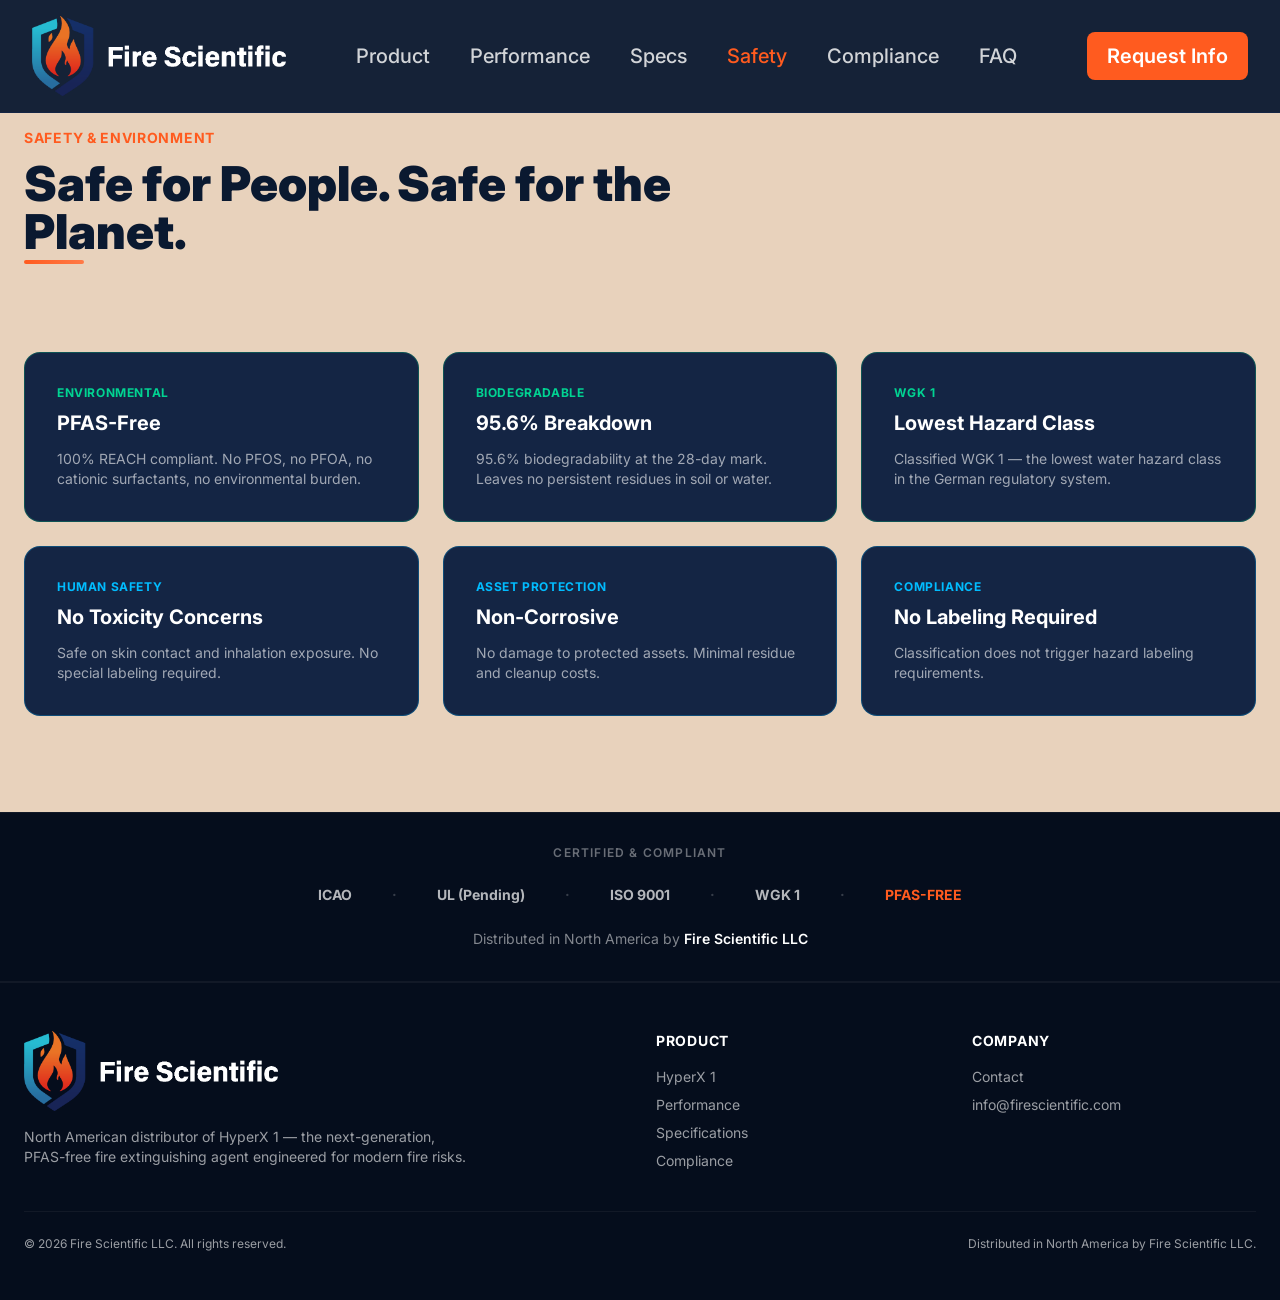
<file: safety.html>
<!DOCTYPE html>
<html lang="en">
<head>
<meta charset="UTF-8" />
<meta name="viewport" content="width=device-width, initial-scale=1.0" />
<title>Safety — Fire Scientific | HyperX 1</title>
<meta name="description" content="HyperX 1 safety and environmental profile — PFAS-free, biodegradable, WGK 1, non-toxic, non-corrosive." />
<link rel="stylesheet" href="tailwind.css">
<link href="https://fonts.googleapis.com/css2?family=Inter:wght@300;400;500;600;700;800;900&display=swap" rel="stylesheet">
<style>
  html { scroll-behavior: smooth; }
  body { font-family: 'Inter', sans-serif; }
  .flame-underline { position: relative; display: inline-block; }
  .flame-underline::after {
    content: ''; position: absolute; bottom: -8px; left: 0; width: 60px; height: 4px;
    background: linear-gradient(90deg, #FF5B1F, #FF7A47); border-radius: 2px;
  }
</style>
</head>
<body class="text-white antialiased bg-navy-dark">

<!-- NAV -->
<nav class="fixed top-0 w-full z-50 bg-navy/95 backdrop-blur-sm border-b border-navy-light">
  <div class="mx-auto px-8 lg:px-12 py-4 flex items-center justify-between gap-8">
    <a href="index.html" class="flex items-center gap-2">
      <img src="logo.png" alt="Fire Scientific" class="h-20 w-auto">
    </a>
    <div class="hidden lg:flex items-center gap-10 text-xl font-medium text-white/80">
      <a href="index.html#top" class="hover:text-ember transition">Product</a>
      <a href="performance.html" class="hover:text-ember transition">Performance</a>
      <a href="specifications.html" class="hover:text-ember transition">Specs</a>
      <a href="safety.html" class="text-ember transition">Safety</a>
      <a href="compliance.html" class="hover:text-ember transition">Compliance</a>
      <a href="why-hyperx1.html" class="hover:text-ember transition">FAQ</a>
    </div>
    <a href="contact.html" class="bg-ember hover:bg-ember-dark text-white px-5 py-2.5 rounded-lg font-semibold text-xl transition">Request Info</a>
  </div>
</nav>

<!-- SAFETY -->
<section class="pt-32 pb-24 bg-mist-light text-navy">
  <div class="max-w-7xl mx-auto px-6">
    <div class="max-w-3xl mb-16">
      <div class="text-ember font-bold uppercase tracking-wider text-sm mb-3">Safety & Environment</div>
      <h1 class="text-4xl lg:text-5xl font-black flame-underline mb-8">Safe for People. Safe for the Planet.</h1>
    </div>
    <div class="grid md:grid-cols-2 lg:grid-cols-3 gap-6">
      <div class="p-8 rounded-2xl bg-navy-light border border-emerald-500/30 text-white">
        <div class="text-emerald-400 font-bold text-xs uppercase tracking-wider mb-2">Environmental</div>
        <h3 class="font-bold text-xl mb-3">PFAS-Free</h3>
        <p class="text-white/60 text-sm">100% REACH compliant. No PFOS, no PFOA, no cationic surfactants, no environmental burden.</p>
      </div>
      <div class="p-8 rounded-2xl bg-navy-light border border-emerald-500/30 text-white">
        <div class="text-emerald-400 font-bold text-xs uppercase tracking-wider mb-2">Biodegradable</div>
        <h3 class="font-bold text-xl mb-3">95.6% Breakdown</h3>
        <p class="text-white/60 text-sm">95.6% biodegradability at the 28-day mark. Leaves no persistent residues in soil or water.</p>
      </div>
      <div class="p-8 rounded-2xl bg-navy-light border border-emerald-500/30 text-white">
        <div class="text-emerald-400 font-bold text-xs uppercase tracking-wider mb-2">WGK 1</div>
        <h3 class="font-bold text-xl mb-3">Lowest Hazard Class</h3>
        <p class="text-white/60 text-sm">Classified WGK 1 — the lowest water hazard class in the German regulatory system.</p>
      </div>
      <div class="p-8 rounded-2xl bg-navy-light border border-sky-500/30 text-white">
        <div class="text-sky-400 font-bold text-xs uppercase tracking-wider mb-2">Human Safety</div>
        <h3 class="font-bold text-xl mb-3">No Toxicity Concerns</h3>
        <p class="text-white/60 text-sm">Safe on skin contact and inhalation exposure. No special labeling required.</p>
      </div>
      <div class="p-8 rounded-2xl bg-navy-light border border-sky-500/30 text-white">
        <div class="text-sky-400 font-bold text-xs uppercase tracking-wider mb-2">Asset Protection</div>
        <h3 class="font-bold text-xl mb-3">Non-Corrosive</h3>
        <p class="text-white/60 text-sm">No damage to protected assets. Minimal residue and cleanup costs.</p>
      </div>
      <div class="p-8 rounded-2xl bg-navy-light border border-sky-500/30 text-white">
        <div class="text-sky-400 font-bold text-xs uppercase tracking-wider mb-2">Compliance</div>
        <h3 class="font-bold text-xl mb-3">No Labeling Required</h3>
        <p class="text-white/60 text-sm">Classification does not trigger hazard labeling requirements.</p>
      </div>
    </div>
  </div>
</section>

<!-- TRUST BAR -->
<section class="bg-navy-dark border-y border-white/5 py-8">
  <div class="max-w-7xl mx-auto px-6">
    <div class="text-center text-white/40 text-xs uppercase tracking-widest font-semibold mb-6">Certified & Compliant</div>
    <div class="flex flex-wrap justify-center items-center gap-x-10 gap-y-4 text-white/70 font-bold text-sm">
      <span>ICAO</span><span class="text-white/20">·</span>
      <span>UL (Pending)</span><span class="text-white/20">·</span>
      <span>ISO 9001</span><span class="text-white/20">·</span>
      <span>WGK 1</span><span class="text-white/20">·</span>
      <span class="text-ember">PFAS-FREE</span>
    </div>
    <div class="text-center text-white/50 text-sm mt-6">Distributed in North America by <span class="text-white font-semibold">Fire Scientific LLC</span></div>
  </div>
</section>

<!-- FOOTER -->
<footer class="bg-navy-dark text-white/60 py-12 border-t border-white/5">
  <div class="max-w-7xl mx-auto px-6">
    <div class="grid md:grid-cols-4 gap-8 mb-10">
      <div class="md:col-span-2">
        <div class="flex items-center gap-2 mb-4">
          <img src="logo.png" alt="Fire Scientific" class="h-20 w-auto">
        </div>
        <p class="text-sm max-w-md">North American distributor of HyperX 1 — the next-generation, PFAS-free fire extinguishing agent engineered for modern fire risks.</p>
      </div>
      <div>
        <div class="text-white font-bold text-sm uppercase tracking-wider mb-4">Product</div>
        <ul class="space-y-2 text-sm">
          <li><a href="index.html#product" class="hover:text-ember">HyperX 1</a></li>
          <li><a href="performance.html" class="hover:text-ember">Performance</a></li>
          <li><a href="specifications.html" class="hover:text-ember">Specifications</a></li>
          <li><a href="compliance.html" class="hover:text-ember">Compliance</a></li>
        </ul>
      </div>
      <div>
        <div class="text-white font-bold text-sm uppercase tracking-wider mb-4">Company</div>
        <ul class="space-y-2 text-sm">
          <li><a href="contact.html" class="hover:text-ember">Contact</a></li>
          <li><a href="mailto:info@firescientific.com" class="hover:text-ember">info@firescientific.com</a></li>
        </ul>
      </div>
    </div>
    <div class="border-t border-white/5 pt-6 flex flex-col md:flex-row justify-between gap-3 text-xs">
      <div>© 2026 Fire Scientific LLC. All rights reserved.</div>
      <div>Distributed in North America by Fire Scientific LLC.</div>
    </div>
  </div>
</footer>

</body>
</html>
</file>
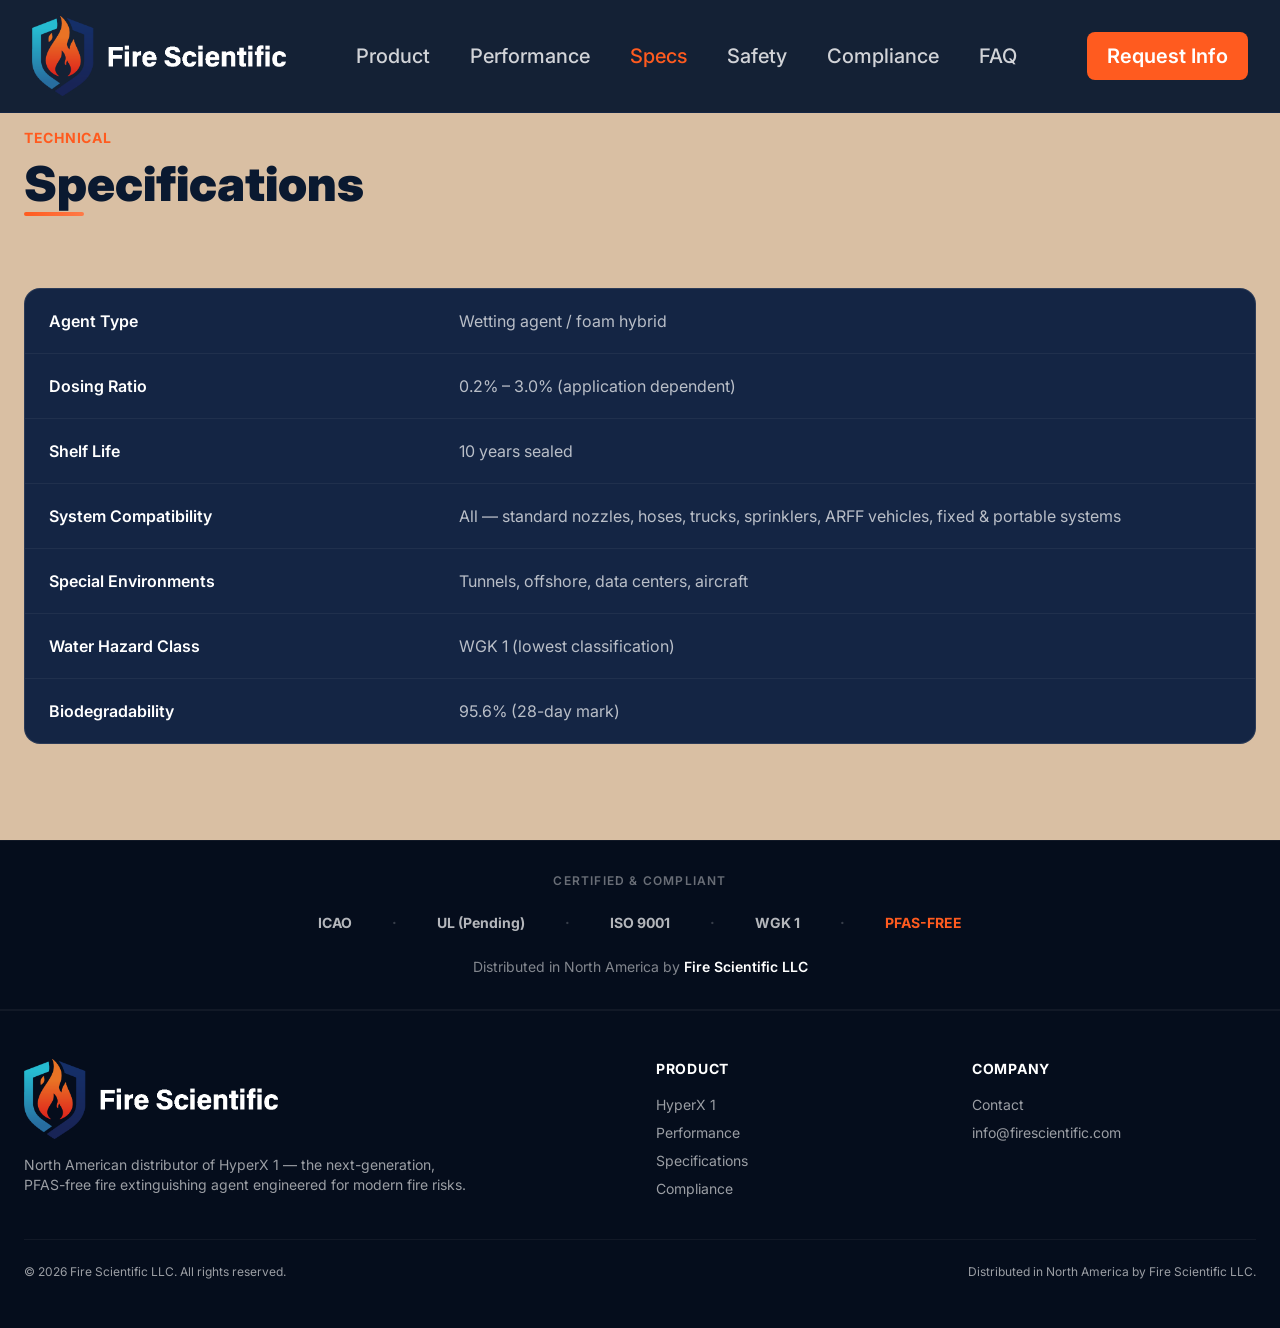
<file: specifications.html>
<!DOCTYPE html>
<html lang="en">
<head>
<meta charset="UTF-8" />
<meta name="viewport" content="width=device-width, initial-scale=1.0" />
<title>Specifications — Fire Scientific | HyperX 1</title>
<meta name="description" content="HyperX 1 technical specifications — dosing, shelf life, compatibility, and hazard classification." />
<link rel="stylesheet" href="tailwind.css">
<link href="https://fonts.googleapis.com/css2?family=Inter:wght@300;400;500;600;700;800;900&display=swap" rel="stylesheet">
<style>
  html { scroll-behavior: smooth; }
  body { font-family: 'Inter', sans-serif; }
  .flame-underline { position: relative; display: inline-block; }
  .flame-underline::after {
    content: ''; position: absolute; bottom: -8px; left: 0; width: 60px; height: 4px;
    background: linear-gradient(90deg, #FF5B1F, #FF7A47); border-radius: 2px;
  }
</style>
</head>
<body class="text-white antialiased bg-navy-dark">

<!-- NAV -->
<nav class="fixed top-0 w-full z-50 bg-navy/95 backdrop-blur-sm border-b border-navy-light">
  <div class="mx-auto px-8 lg:px-12 py-4 flex items-center justify-between gap-8">
    <a href="index.html" class="flex items-center gap-2">
      <img src="logo.png" alt="Fire Scientific" class="h-20 w-auto">
    </a>
    <div class="hidden lg:flex items-center gap-10 text-xl font-medium text-white/80">
      <a href="index.html#top" class="hover:text-ember transition">Product</a>
      <a href="performance.html" class="hover:text-ember transition">Performance</a>
      <a href="specifications.html" class="text-ember transition">Specs</a>
      <a href="safety.html" class="hover:text-ember transition">Safety</a>
      <a href="compliance.html" class="hover:text-ember transition">Compliance</a>
      <a href="why-hyperx1.html" class="hover:text-ember transition">FAQ</a>
    </div>
    <a href="contact.html" class="bg-ember hover:bg-ember-dark text-white px-5 py-2.5 rounded-lg font-semibold text-xl transition">Request Info</a>
  </div>
</nav>

<!-- SPECS -->
<section class="pt-32 pb-24 bg-mist text-navy">
  <div class="max-w-7xl mx-auto px-6">
    <div class="max-w-3xl mb-12">
      <div class="text-ember font-bold uppercase tracking-wider text-sm mb-3">Technical</div>
      <h1 class="text-4xl lg:text-5xl font-black flame-underline mb-8">Specifications</h1>
    </div>
    <div class="bg-navy-light rounded-2xl border border-white/10 overflow-hidden">
      <table class="w-full">
        <tbody class="divide-y divide-white/5">
          <tr class="hover:bg-white/5">
            <td class="px-6 py-5 font-semibold text-white w-1/3">Agent Type</td>
            <td class="px-6 py-5 text-white/70">Wetting agent / foam hybrid</td>
          </tr>
          <tr class="hover:bg-white/5">
            <td class="px-6 py-5 font-semibold text-white">Dosing Ratio</td>
            <td class="px-6 py-5 text-white/70">0.2% – 3.0% (application dependent)</td>
          </tr>
          <tr class="hover:bg-white/5">
            <td class="px-6 py-5 font-semibold text-white">Shelf Life</td>
            <td class="px-6 py-5 text-white/70">10 years sealed</td>
          </tr>
          <tr class="hover:bg-white/5">
            <td class="px-6 py-5 font-semibold text-white">System Compatibility</td>
            <td class="px-6 py-5 text-white/70">All — standard nozzles, hoses, trucks, sprinklers, ARFF vehicles, fixed &amp; portable systems</td>
          </tr>
          <tr class="hover:bg-white/5">
            <td class="px-6 py-5 font-semibold text-white">Special Environments</td>
            <td class="px-6 py-5 text-white/70">Tunnels, offshore, data centers, aircraft</td>
          </tr>
          <tr class="hover:bg-white/5">
            <td class="px-6 py-5 font-semibold text-white">Water Hazard Class</td>
            <td class="px-6 py-5 text-white/70">WGK 1 (lowest classification)</td>
          </tr>
          <tr class="hover:bg-white/5">
            <td class="px-6 py-5 font-semibold text-white">Biodegradability</td>
            <td class="px-6 py-5 text-white/70">95.6% (28-day mark)</td>
          </tr>
        </tbody>
      </table>
    </div>
  </div>
</section>

<!-- TRUST BAR -->
<section class="bg-navy-dark border-y border-white/5 py-8">
  <div class="max-w-7xl mx-auto px-6">
    <div class="text-center text-white/40 text-xs uppercase tracking-widest font-semibold mb-6">Certified & Compliant</div>
    <div class="flex flex-wrap justify-center items-center gap-x-10 gap-y-4 text-white/70 font-bold text-sm">
      <span>ICAO</span><span class="text-white/20">·</span>
      <span>UL (Pending)</span><span class="text-white/20">·</span>
      <span>ISO 9001</span><span class="text-white/20">·</span>
      <span>WGK 1</span><span class="text-white/20">·</span>
      <span class="text-ember">PFAS-FREE</span>
    </div>
    <div class="text-center text-white/50 text-sm mt-6">Distributed in North America by <span class="text-white font-semibold">Fire Scientific LLC</span></div>
  </div>
</section>

<!-- FOOTER -->
<footer class="bg-navy-dark text-white/60 py-12 border-t border-white/5">
  <div class="max-w-7xl mx-auto px-6">
    <div class="grid md:grid-cols-4 gap-8 mb-10">
      <div class="md:col-span-2">
        <div class="flex items-center gap-2 mb-4">
          <img src="logo.png" alt="Fire Scientific" class="h-20 w-auto">
        </div>
        <p class="text-sm max-w-md">North American distributor of HyperX 1 — the next-generation, PFAS-free fire extinguishing agent engineered for modern fire risks.</p>
      </div>
      <div>
        <div class="text-white font-bold text-sm uppercase tracking-wider mb-4">Product</div>
        <ul class="space-y-2 text-sm">
          <li><a href="index.html#product" class="hover:text-ember">HyperX 1</a></li>
          <li><a href="performance.html" class="hover:text-ember">Performance</a></li>
          <li><a href="specifications.html" class="hover:text-ember">Specifications</a></li>
          <li><a href="compliance.html" class="hover:text-ember">Compliance</a></li>
        </ul>
      </div>
      <div>
        <div class="text-white font-bold text-sm uppercase tracking-wider mb-4">Company</div>
        <ul class="space-y-2 text-sm">
          <li><a href="contact.html" class="hover:text-ember">Contact</a></li>
          <li><a href="mailto:info@firescientific.com" class="hover:text-ember">info@firescientific.com</a></li>
        </ul>
      </div>
    </div>
    <div class="border-t border-white/5 pt-6 flex flex-col md:flex-row justify-between gap-3 text-xs">
      <div>© 2026 Fire Scientific LLC. All rights reserved.</div>
      <div>Distributed in North America by Fire Scientific LLC.</div>
    </div>
  </div>
</footer>

</body>
</html>
</file>
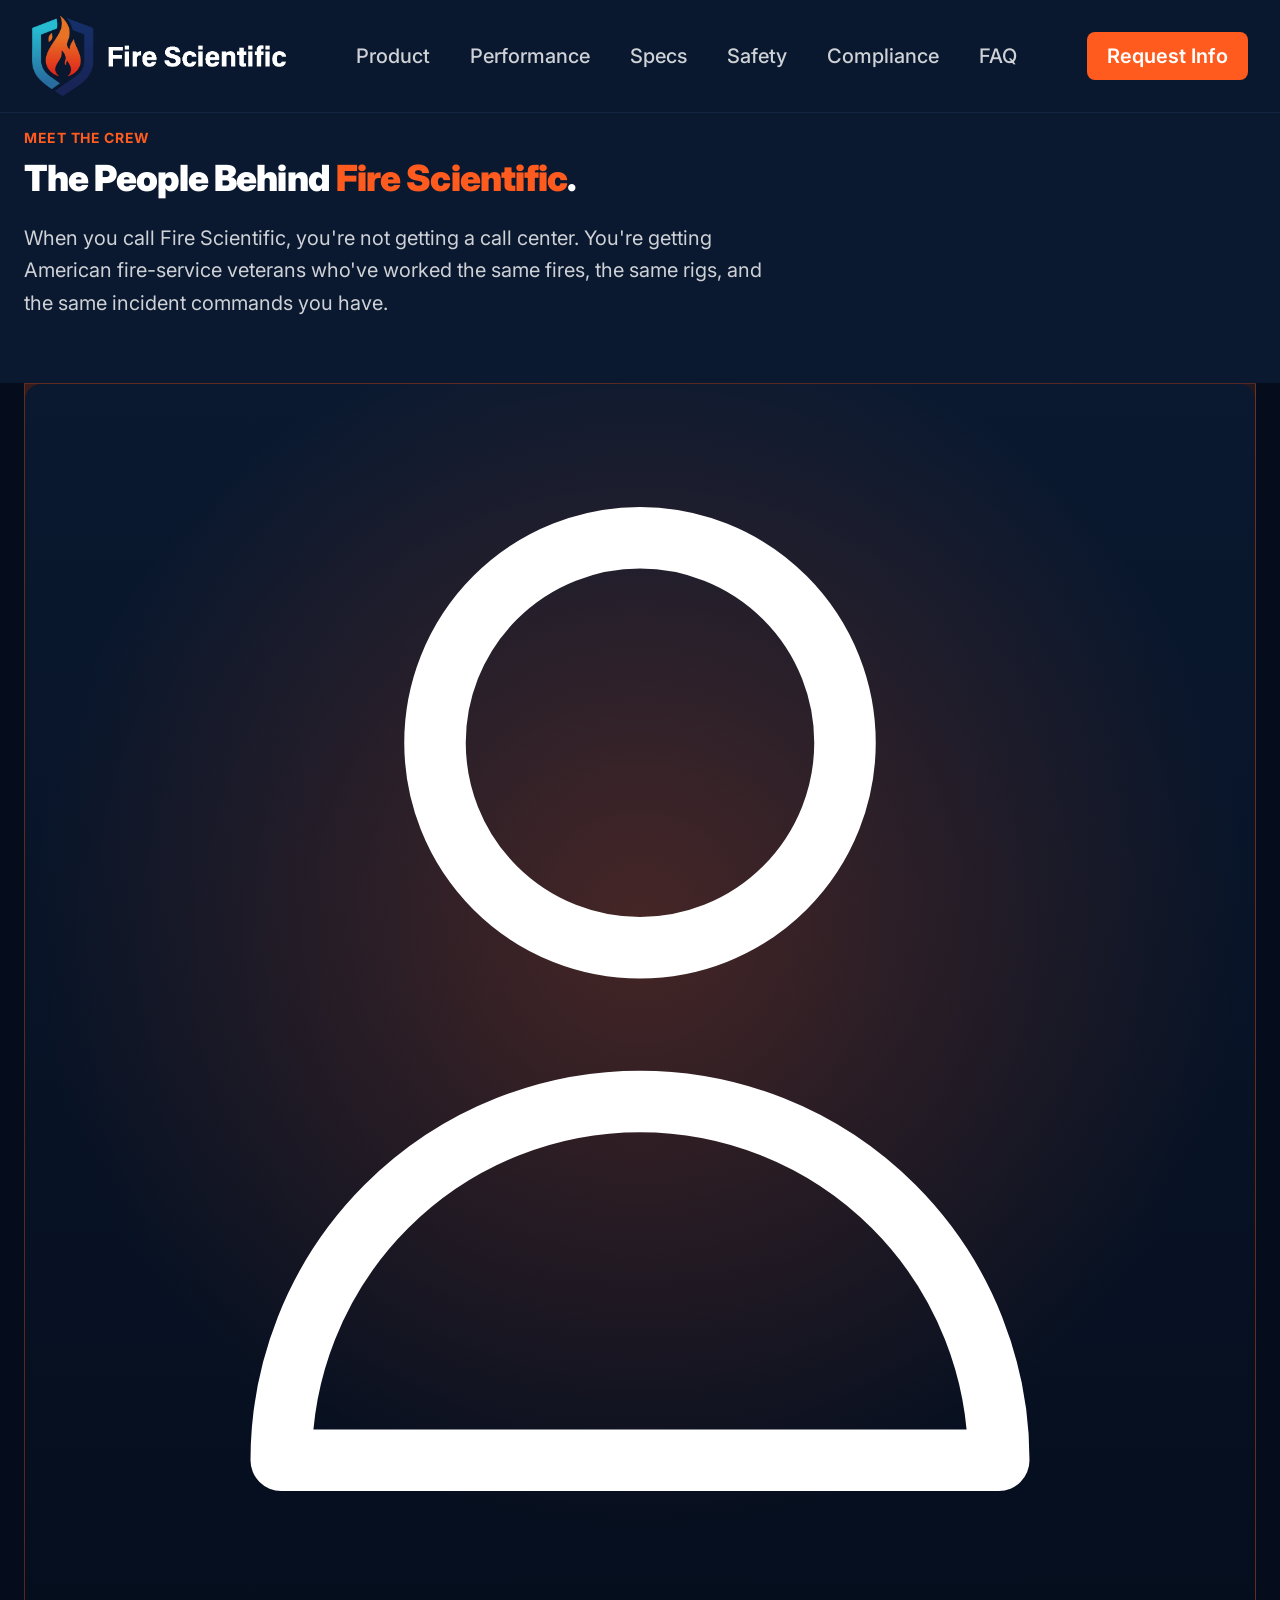
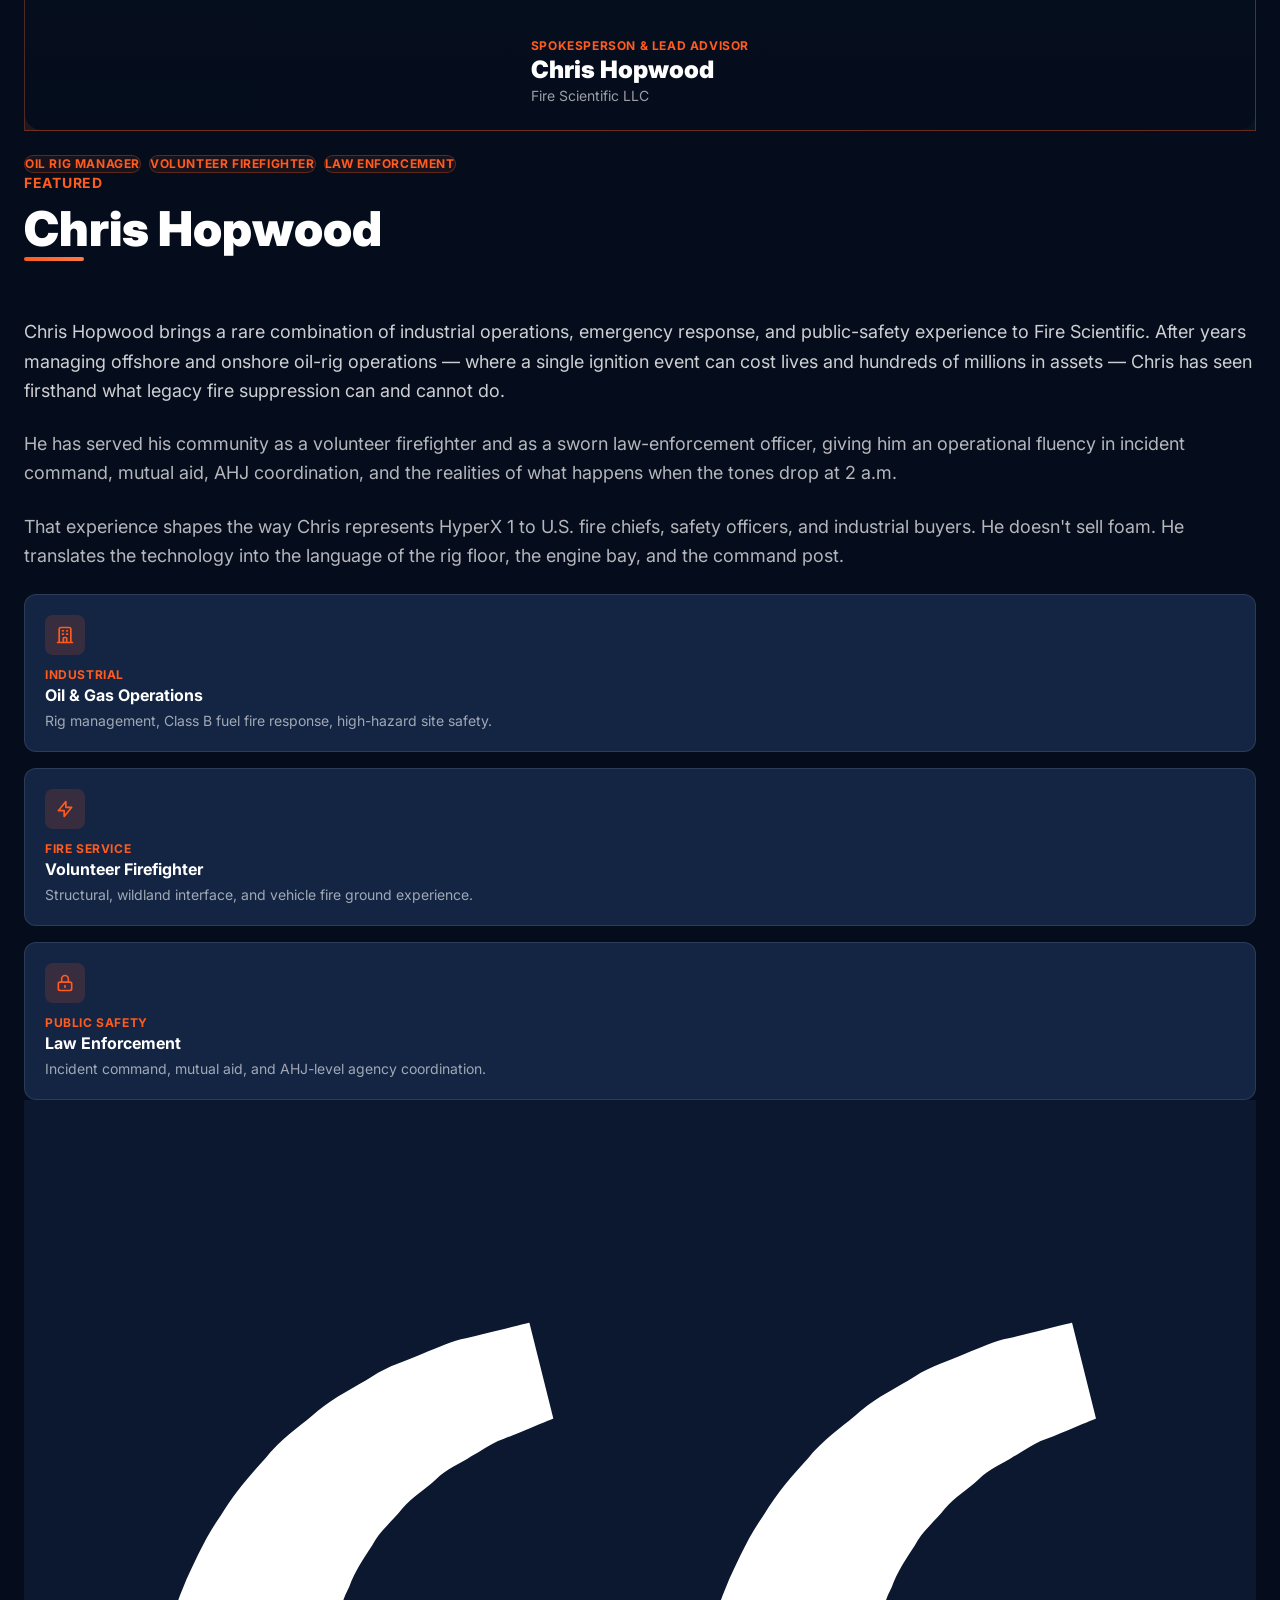
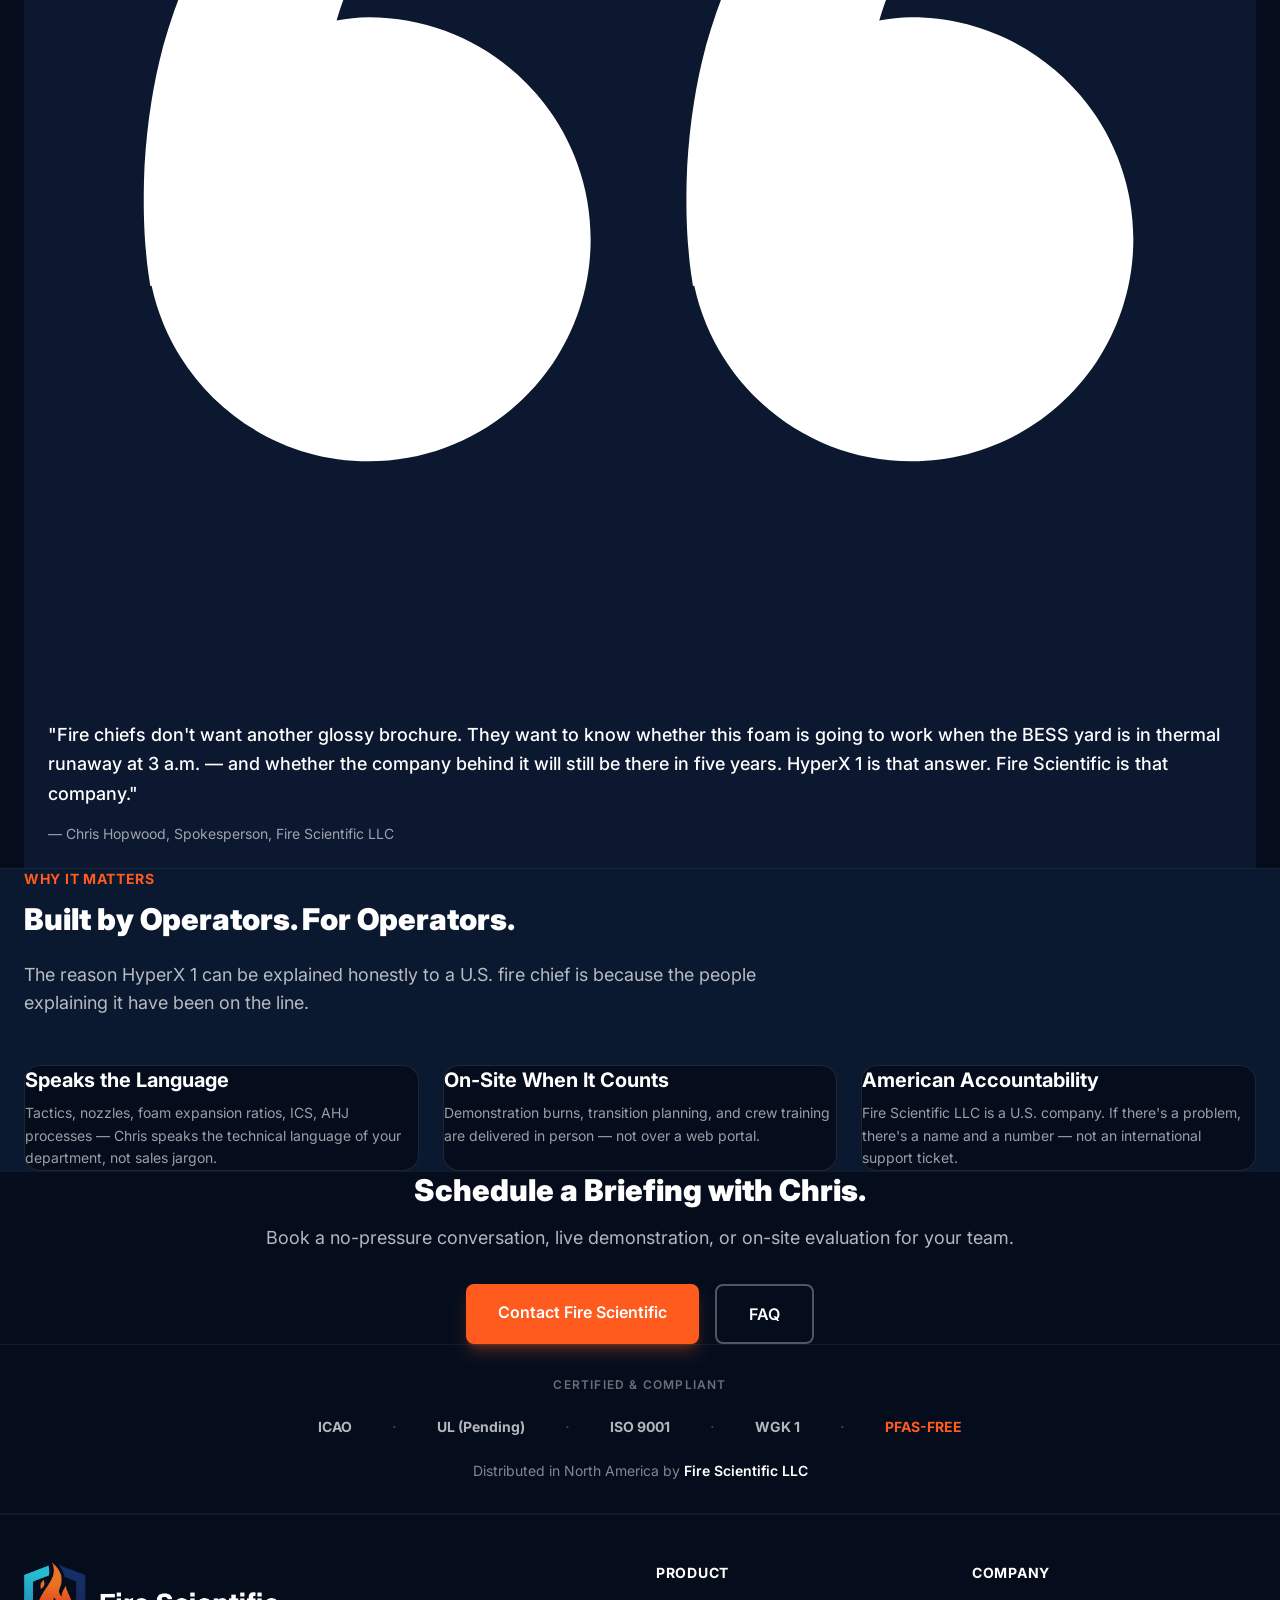
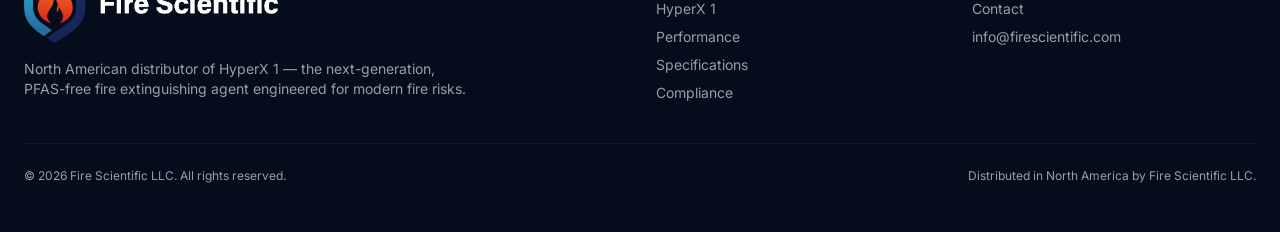
<file: team.html>
<!DOCTYPE html>
<html lang="en">
<head>
<meta charset="UTF-8" />
<meta name="viewport" content="width=device-width, initial-scale=1.0" />
<title>Meet the Crew — Fire Scientific | Chris Hopwood</title>
<meta name="description" content="Meet the Fire Scientific team — led by spokesperson Chris Hopwood, former oil-rig manager, volunteer firefighter, and law-enforcement officer." />
<link rel="stylesheet" href="tailwind.css">
<link href="https://fonts.googleapis.com/css2?family=Inter:wght@300;400;500;600;700;800;900&display=swap" rel="stylesheet">
<style>
  html { scroll-behavior: smooth; scroll-padding-top: 120px; }
  body { font-family: 'Inter', sans-serif; }
  .flame-underline { position: relative; display: inline-block; }
  .flame-underline::after {
    content: ''; position: absolute; bottom: -8px; left: 0; width: 60px; height: 4px;
    background: linear-gradient(90deg, #FF5B1F, #FF7A47); border-radius: 2px;
  }
  .portrait-frame {
    background: linear-gradient(135deg, rgba(255,91,31,0.2), rgba(10,25,48,0.5));
    border: 1px solid rgba(255,91,31,0.3);
  }
  .portrait-inner {
    background:
      radial-gradient(circle at 50% 40%, rgba(255,91,31,0.25) 0%, transparent 60%),
      linear-gradient(180deg, #0A1930 0%, #050D1C 100%);
  }
  .cred-pill {
    background: rgba(255,91,31,0.08);
    border: 1px solid rgba(255,91,31,0.3);
  }
</style>
</head>
<body class="text-white antialiased bg-navy-dark">

<!-- NAV -->
<nav class="fixed top-0 w-full z-50 bg-navy/95 backdrop-blur-sm border-b border-navy-light">
  <div class="mx-auto px-8 lg:px-12 py-4 flex items-center justify-between gap-8">
    <a href="index.html" class="flex items-center gap-2">
      <img src="logo.png" alt="Fire Scientific" class="h-20 w-auto">
    </a>
    <div class="hidden lg:flex items-center gap-10 text-xl font-medium text-white/80">
      <a href="index.html#top" class="hover:text-ember transition">Product</a>
      <a href="performance.html" class="hover:text-ember transition">Performance</a>
      <a href="specifications.html" class="hover:text-ember transition">Specs</a>
      <a href="safety.html" class="hover:text-ember transition">Safety</a>
      <a href="compliance.html" class="hover:text-ember transition">Compliance</a>
      <a href="why-hyperx1.html" class="hover:text-ember transition">FAQ</a>
    </div>
    <a href="contact.html" class="bg-ember hover:bg-ember-dark text-white px-5 py-2.5 rounded-lg font-semibold text-xl transition">Request Info</a>
  </div>
</nav>

<!-- HERO -->
<section class="pt-32 pb-16 bg-navy">
  <div class="max-w-7xl mx-auto px-6">
    <div class="max-w-3xl">
      <div class="text-ember font-bold uppercase tracking-wider text-sm mb-3">Meet the Crew</div>
      <h1 class="text-4xl lg:text-6xl font-black leading-[1.05] tracking-tight mb-6">The People Behind <span class="text-ember">Fire Scientific</span>.</h1>
      <p class="text-xl text-white/80 leading-relaxed">When you call Fire Scientific, you're not getting a call center. You're getting American fire-service veterans who've worked the same fires, the same rigs, and the same incident commands you have.</p>
    </div>
  </div>
</section>

<!-- CHRIS HOPWOOD -->
<section class="py-20 bg-navy-dark">
  <div class="max-w-7xl mx-auto px-6">
    <div class="grid lg:grid-cols-5 gap-12 items-start">

      <!-- PORTRAIT -->
      <div class="lg:col-span-2">
        <div class="portrait-frame rounded-3xl p-4">
          <div class="portrait-inner rounded-2xl aspect-[3/4] flex flex-col items-center justify-center relative overflow-hidden">
            <svg class="w-40 h-40 text-ember/80" fill="none" stroke="currentColor" stroke-width="1.2" viewBox="0 0 24 24">
              <path stroke-linecap="round" stroke-linejoin="round" d="M16 7a4 4 0 11-8 0 4 4 0 018 0zM12 14a7 7 0 00-7 7h14a7 7 0 00-7-7z"/>
            </svg>
            <div class="absolute bottom-0 inset-x-0 bg-gradient-to-t from-navy-dark via-navy-dark/80 to-transparent p-6">
              <div class="text-ember font-bold uppercase tracking-wider text-xs mb-1">Spokesperson &amp; Lead Advisor</div>
              <div class="text-2xl font-black">Chris Hopwood</div>
              <div class="text-white/60 text-sm">Fire Scientific LLC</div>
            </div>
          </div>
        </div>

        <!-- CRED PILLS -->
        <div class="flex flex-wrap gap-2 mt-6">
          <span class="cred-pill text-ember text-xs font-bold uppercase tracking-wider px-3 py-1.5 rounded-full">Oil Rig Manager</span>
          <span class="cred-pill text-ember text-xs font-bold uppercase tracking-wider px-3 py-1.5 rounded-full">Volunteer Firefighter</span>
          <span class="cred-pill text-ember text-xs font-bold uppercase tracking-wider px-3 py-1.5 rounded-full">Law Enforcement</span>
        </div>
      </div>

      <!-- BIO -->
      <div class="lg:col-span-3">
        <div class="text-ember font-bold uppercase tracking-wider text-sm mb-3">Featured</div>
        <h2 class="text-4xl lg:text-5xl font-black flame-underline mb-8">Chris Hopwood</h2>
        <p class="text-lg text-white/80 leading-relaxed mt-8 mb-6">Chris Hopwood brings a rare combination of industrial operations, emergency response, and public-safety experience to Fire Scientific. After years managing offshore and onshore oil-rig operations — where a single ignition event can cost lives and hundreds of millions in assets — Chris has seen firsthand what legacy fire suppression can and cannot do.</p>
        <p class="text-lg text-white/70 leading-relaxed mb-6">He has served his community as a volunteer firefighter and as a sworn law-enforcement officer, giving him an operational fluency in incident command, mutual aid, AHJ coordination, and the realities of what happens when the tones drop at 2 a.m.</p>
        <p class="text-lg text-white/70 leading-relaxed mb-6">That experience shapes the way Chris represents HyperX 1 to U.S. fire chiefs, safety officers, and industrial buyers. He doesn't sell foam. He translates the technology into the language of the rig floor, the engine bay, and the command post.</p>

        <!-- CREDENTIALS GRID -->
        <div class="grid sm:grid-cols-3 gap-4 mt-10">
          <div class="bg-navy-light border border-white/10 rounded-xl p-5">
            <div class="w-10 h-10 rounded-lg bg-ember/15 flex items-center justify-center mb-3">
              <svg class="w-5 h-5 text-ember" fill="none" stroke="currentColor" stroke-width="2" viewBox="0 0 24 24"><path stroke-linecap="round" stroke-linejoin="round" d="M19 21V5a2 2 0 00-2-2H7a2 2 0 00-2 2v16m14 0h2m-2 0h-5m-9 0H3m2 0h5M9 7h1m-1 4h1m4-4h1m-1 4h1m-5 10v-5a1 1 0 011-1h2a1 1 0 011 1v5m-4 0h4"/></svg>
            </div>
            <div class="text-xs text-ember font-bold uppercase tracking-wider mb-1">Industrial</div>
            <div class="font-bold">Oil &amp; Gas Operations</div>
            <div class="text-white/60 text-sm mt-1">Rig management, Class B fuel fire response, high-hazard site safety.</div>
          </div>
          <div class="bg-navy-light border border-white/10 rounded-xl p-5">
            <div class="w-10 h-10 rounded-lg bg-ember/15 flex items-center justify-center mb-3">
              <svg class="w-5 h-5 text-ember" fill="none" stroke="currentColor" stroke-width="2" viewBox="0 0 24 24"><path stroke-linecap="round" stroke-linejoin="round" d="M13 10V3L4 14h7v7l9-11h-7z"/></svg>
            </div>
            <div class="text-xs text-ember font-bold uppercase tracking-wider mb-1">Fire Service</div>
            <div class="font-bold">Volunteer Firefighter</div>
            <div class="text-white/60 text-sm mt-1">Structural, wildland interface, and vehicle fire ground experience.</div>
          </div>
          <div class="bg-navy-light border border-white/10 rounded-xl p-5">
            <div class="w-10 h-10 rounded-lg bg-ember/15 flex items-center justify-center mb-3">
              <svg class="w-5 h-5 text-ember" fill="none" stroke="currentColor" stroke-width="2" viewBox="0 0 24 24"><path stroke-linecap="round" stroke-linejoin="round" d="M12 15v2m-6 4h12a2 2 0 002-2v-6a2 2 0 00-2-2H6a2 2 0 00-2 2v6a2 2 0 002 2zm10-10V7a4 4 0 00-8 0v4h8z"/></svg>
            </div>
            <div class="text-xs text-ember font-bold uppercase tracking-wider mb-1">Public Safety</div>
            <div class="font-bold">Law Enforcement</div>
            <div class="text-white/60 text-sm mt-1">Incident command, mutual aid, and AHJ-level agency coordination.</div>
          </div>
        </div>

        <!-- QUOTE -->
        <div class="mt-10 border-l-4 border-ember bg-navy-light/50 rounded-r-xl p-6">
          <svg class="w-8 h-8 text-ember/40 mb-3" fill="currentColor" viewBox="0 0 24 24"><path d="M6.5 10c-.223 0-.437.034-.65.065.069-.232.14-.468.254-.68.114-.308.292-.575.469-.844.148-.291.409-.488.601-.737.201-.242.475-.403.692-.604.213-.21.492-.315.714-.463.232-.133.434-.28.65-.35.208-.086.39-.16.539-.222.302-.125.474-.197.474-.197L9.758 4.03c0 0-.218.052-.597.144C8.97 4.222 8.737 4.278 8.472 4.345c-.271.05-.56.187-.882.312C7.272 4.799 6.904 4.895 6.562 5.123c-.344.218-.741.4-1.091.692C5.132 6.116 4.723 6.377 4.421 6.76c-.33.358-.656.734-.909 1.162C3.219 8.33 3.02 8.778 2.81 9.221c-.19.443-.343.896-.468 1.336-.237.882-.343 1.72-.384 2.437-.034.718-.014 1.315.028 1.747.015.204.043.402.063.539.017.109.025.168.025.168l.026-.006C2.535 17.474 4.338 19 6.5 19c2.485 0 4.5-2.015 4.5-4.5S8.985 10 6.5 10zM17.5 10c-.223 0-.437.034-.65.065.069-.232.14-.468.254-.68.114-.308.292-.575.469-.844.148-.291.409-.488.601-.737.201-.242.475-.403.692-.604.213-.21.492-.315.714-.463.232-.133.434-.28.65-.35.208-.086.39-.16.539-.222.302-.125.474-.197.474-.197L20.758 4.03c0 0-.218.052-.597.144-.191.048-.424.104-.689.171-.271.05-.56.187-.882.312-.317.143-.686.238-1.028.467-.344.218-.741.4-1.091.692-.339.301-.748.562-1.05.944-.33.358-.656.734-.909 1.162C14.219 8.33 14.02 8.778 13.81 9.221c-.19.443-.343.896-.468 1.336-.237.882-.343 1.72-.384 2.437-.034.718-.014 1.315.028 1.747.015.204.043.402.063.539.017.109.025.168.025.168l.026-.006C13.535 17.474 15.338 19 17.5 19c2.485 0 4.5-2.015 4.5-4.5S19.985 10 17.5 10z"/></svg>
          <p class="text-lg lg:text-xl font-medium text-white leading-relaxed mb-4">"Fire chiefs don't want another glossy brochure. They want to know whether this foam is going to work when the BESS yard is in thermal runaway at 3 a.m. — and whether the company behind it will still be there in five years. HyperX 1 is that answer. Fire Scientific is that company."</p>
          <div class="text-white/60 text-sm">— Chris Hopwood, Spokesperson, Fire Scientific LLC</div>
        </div>
      </div>
    </div>
  </div>
</section>

<!-- WHY IT MATTERS -->
<section class="py-20 bg-navy border-t border-white/5">
  <div class="max-w-7xl mx-auto px-6">
    <div class="max-w-3xl mb-12">
      <div class="text-ember font-bold uppercase tracking-wider text-sm mb-3">Why It Matters</div>
      <h2 class="text-3xl lg:text-4xl font-black mb-6">Built by Operators. For Operators.</h2>
      <p class="text-lg text-white/70">The reason HyperX 1 can be explained honestly to a U.S. fire chief is because the people explaining it have been on the line.</p>
    </div>
    <div class="grid md:grid-cols-3 gap-6">
      <div class="bg-navy-dark border border-white/10 rounded-2xl p-7">
        <h3 class="font-bold text-xl mb-2">Speaks the Language</h3>
        <p class="text-white/60 text-sm leading-relaxed">Tactics, nozzles, foam expansion ratios, ICS, AHJ processes — Chris speaks the technical language of your department, not sales jargon.</p>
      </div>
      <div class="bg-navy-dark border border-white/10 rounded-2xl p-7">
        <h3 class="font-bold text-xl mb-2">On-Site When It Counts</h3>
        <p class="text-white/60 text-sm leading-relaxed">Demonstration burns, transition planning, and crew training are delivered in person — not over a web portal.</p>
      </div>
      <div class="bg-navy-dark border border-white/10 rounded-2xl p-7">
        <h3 class="font-bold text-xl mb-2">American Accountability</h3>
        <p class="text-white/60 text-sm leading-relaxed">Fire Scientific LLC is a U.S. company. If there's a problem, there's a name and a number — not an international support ticket.</p>
      </div>
    </div>
  </div>
</section>

<!-- CTA -->
<section class="py-20 bg-navy-dark border-t border-white/5">
  <div class="max-w-4xl mx-auto px-6 text-center">
    <h2 class="text-3xl lg:text-4xl font-black mb-4">Schedule a Briefing with Chris.</h2>
    <p class="text-lg text-white/70 mb-8">Book a no-pressure conversation, live demonstration, or on-site evaluation for your team.</p>
    <div class="flex flex-wrap gap-4 justify-center">
      <a href="contact.html" class="bg-ember hover:bg-ember-dark text-white px-8 py-4 rounded-lg font-semibold transition shadow-lg shadow-ember/30">Contact Fire Scientific</a>
      <a href="why-hyperx1.html" class="border-2 border-white/30 hover:border-white hover:bg-white/10 text-white px-8 py-4 rounded-lg font-semibold transition">FAQ</a>
    </div>
  </div>
</section>

<!-- TRUST BAR -->
<section class="bg-navy-dark border-y border-white/5 py-8">
  <div class="max-w-7xl mx-auto px-6">
    <div class="text-center text-white/40 text-xs uppercase tracking-widest font-semibold mb-6">Certified & Compliant</div>
    <div class="flex flex-wrap justify-center items-center gap-x-10 gap-y-4 text-white/70 font-bold text-sm">
      <span>ICAO</span><span class="text-white/20">·</span>
      <span>UL (Pending)</span><span class="text-white/20">·</span>
      <span>ISO 9001</span><span class="text-white/20">·</span>
      <span>WGK 1</span><span class="text-white/20">·</span>
      <span class="text-ember">PFAS-FREE</span>
    </div>
    <div class="text-center text-white/50 text-sm mt-6">Distributed in North America by <span class="text-white font-semibold">Fire Scientific LLC</span></div>
  </div>
</section>

<!-- FOOTER -->
<footer class="bg-navy-dark text-white/60 py-12 border-t border-white/5">
  <div class="max-w-7xl mx-auto px-6">
    <div class="grid md:grid-cols-4 gap-8 mb-10">
      <div class="md:col-span-2">
        <div class="flex items-center gap-2 mb-4">
          <img src="logo.png" alt="Fire Scientific" class="h-20 w-auto">
        </div>
        <p class="text-sm max-w-md">North American distributor of HyperX 1 — the next-generation, PFAS-free fire extinguishing agent engineered for modern fire risks.</p>
      </div>
      <div>
        <div class="text-white font-bold text-sm uppercase tracking-wider mb-4">Product</div>
        <ul class="space-y-2 text-sm">
          <li><a href="index.html#product" class="hover:text-ember">HyperX 1</a></li>
          <li><a href="performance.html" class="hover:text-ember">Performance</a></li>
          <li><a href="specifications.html" class="hover:text-ember">Specifications</a></li>
          <li><a href="compliance.html" class="hover:text-ember">Compliance</a></li>
        </ul>
      </div>
      <div>
        <div class="text-white font-bold text-sm uppercase tracking-wider mb-4">Company</div>
        <ul class="space-y-2 text-sm">
          <li><a href="contact.html" class="hover:text-ember">Contact</a></li>
          <li><a href="mailto:info@firescientific.com" class="hover:text-ember">info@firescientific.com</a></li>
        </ul>
      </div>
    </div>
    <div class="border-t border-white/5 pt-6 flex flex-col md:flex-row justify-between gap-3 text-xs">
      <div>© 2026 Fire Scientific LLC. All rights reserved.</div>
      <div>Distributed in North America by Fire Scientific LLC.</div>
    </div>
  </div>
</footer>

</body>
</html>
</file>
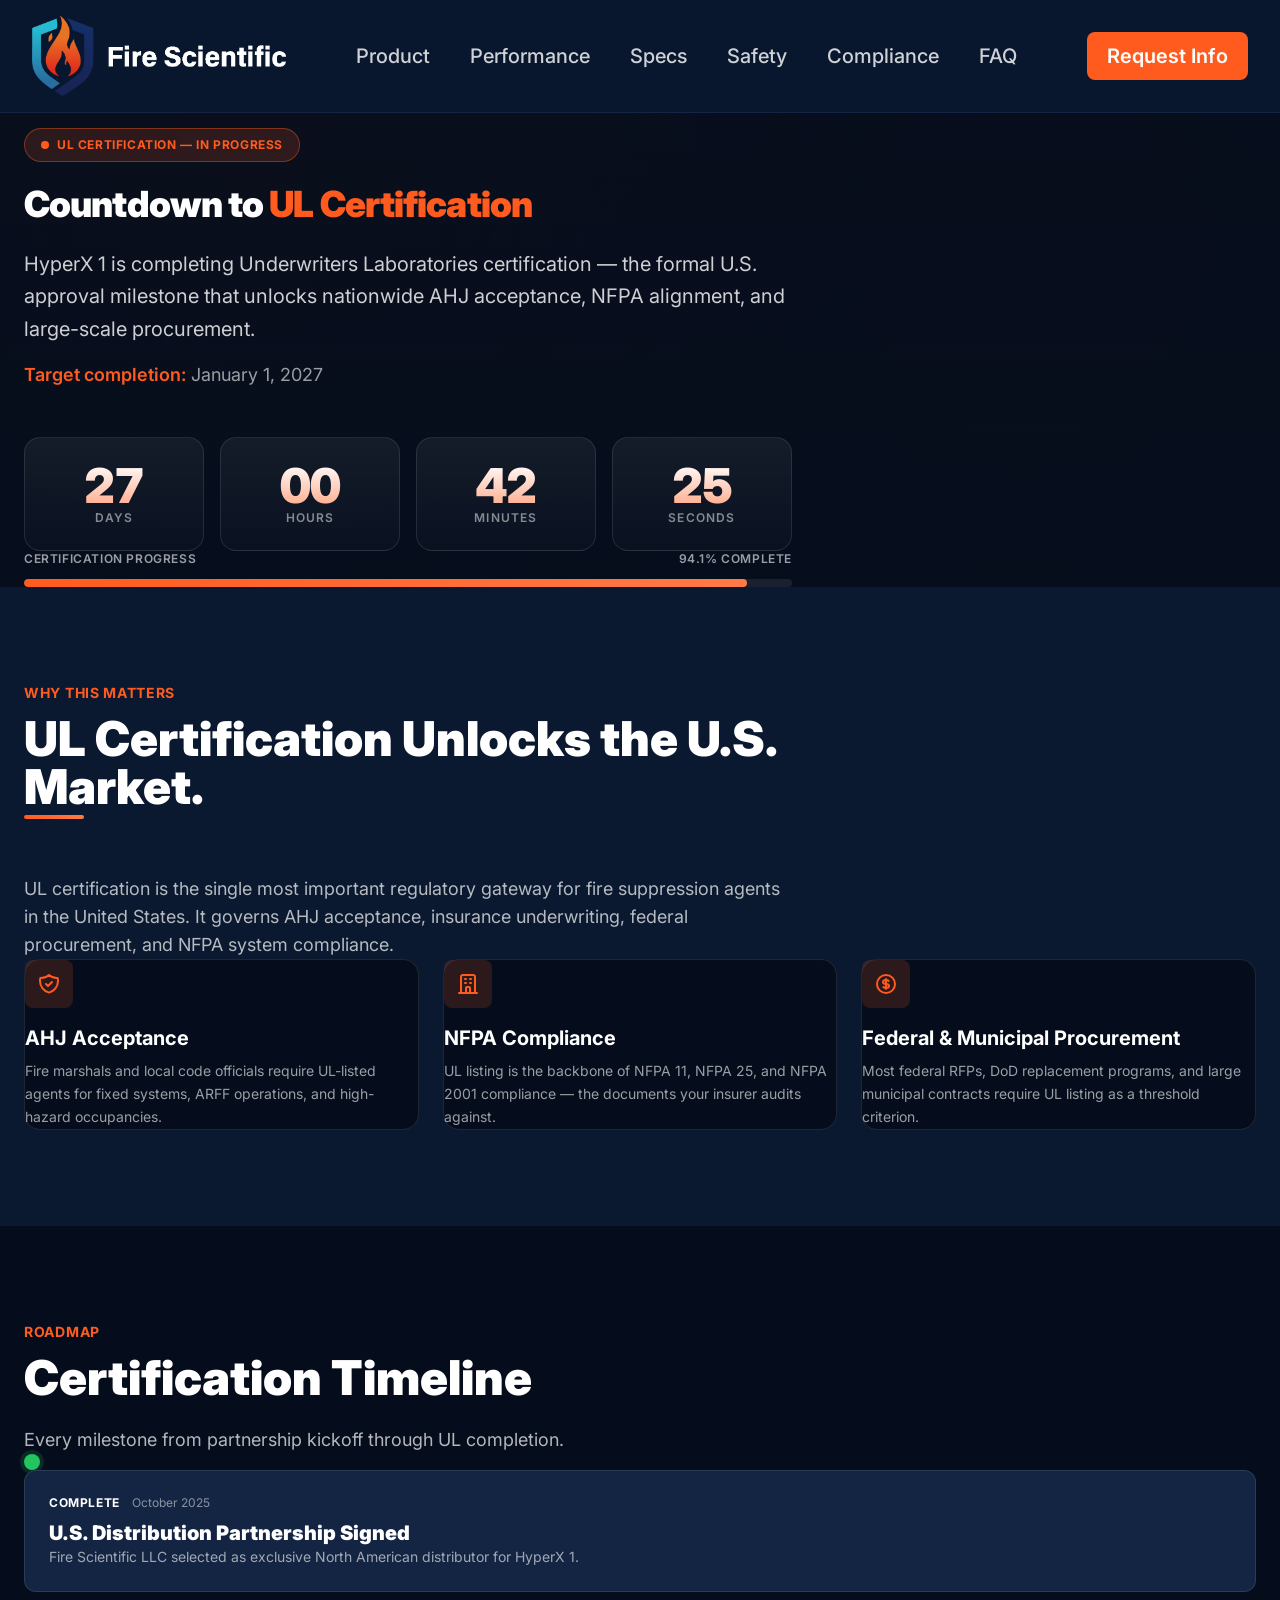
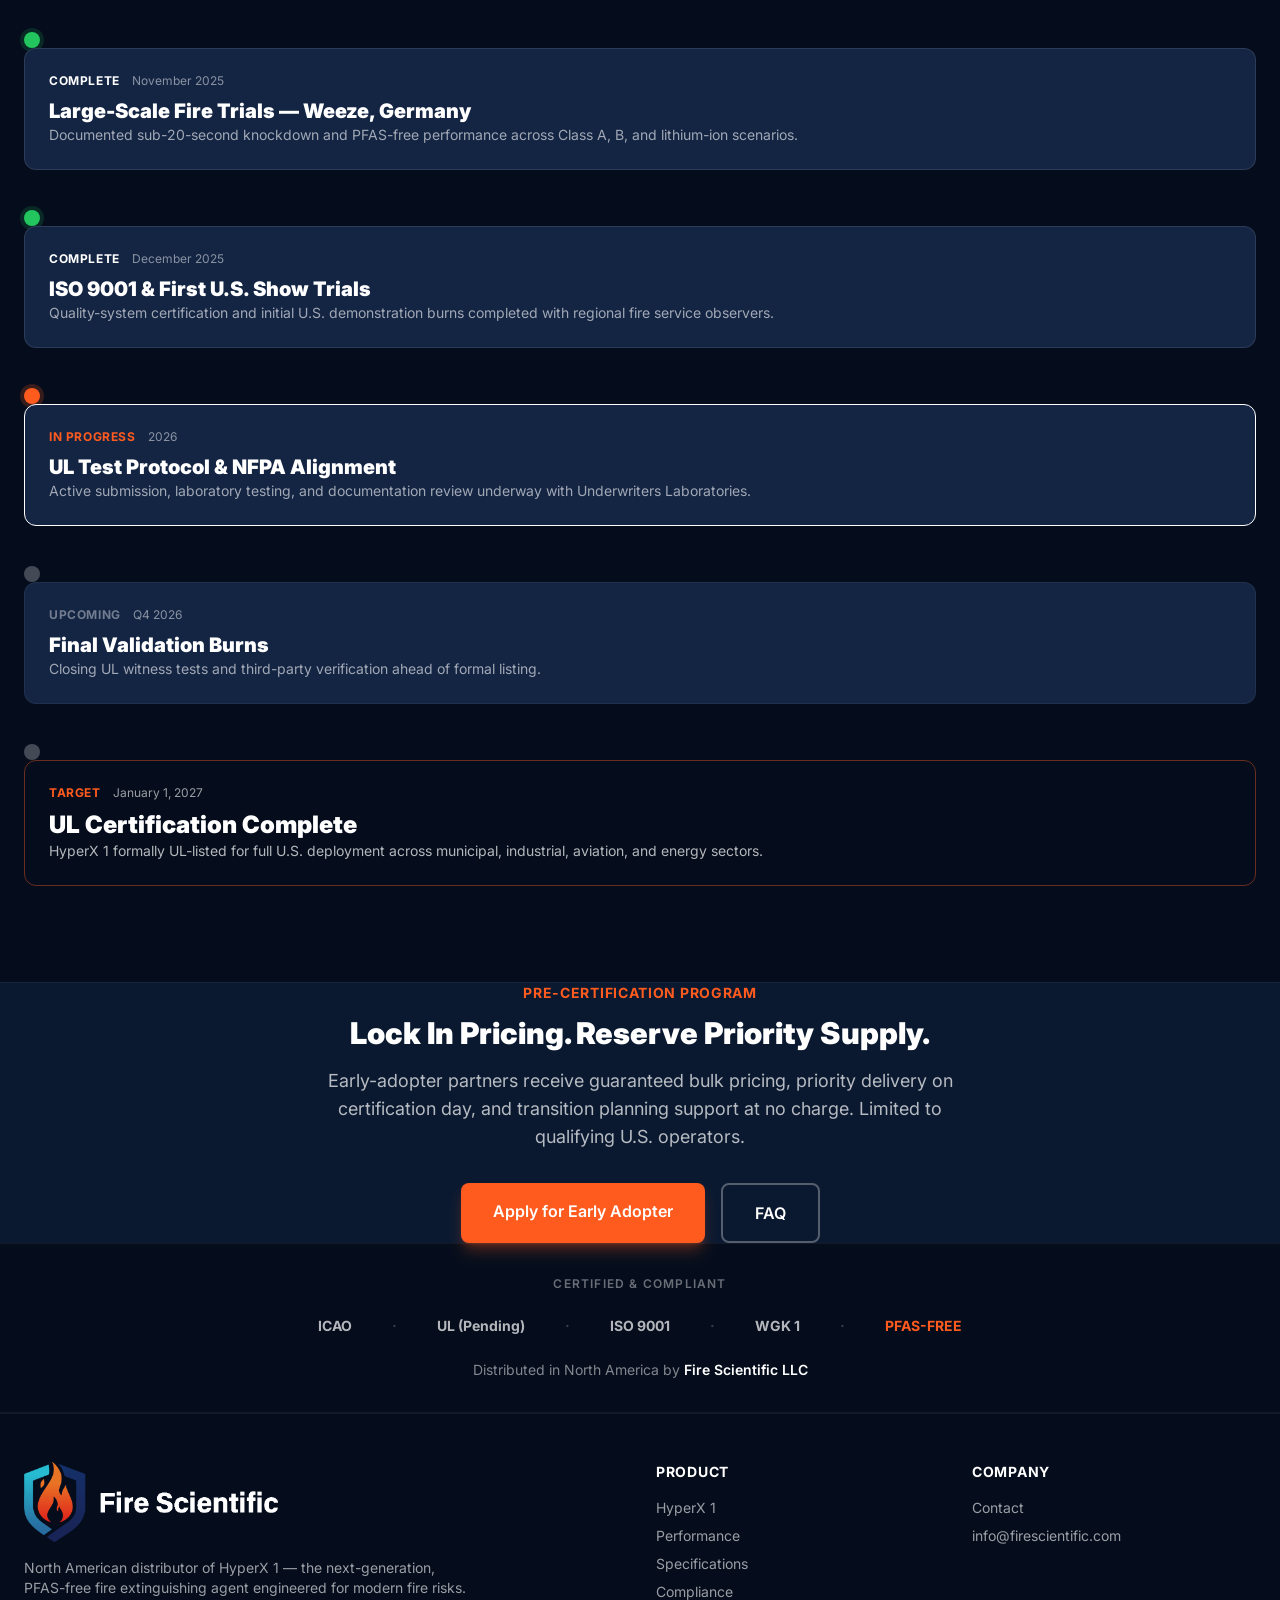
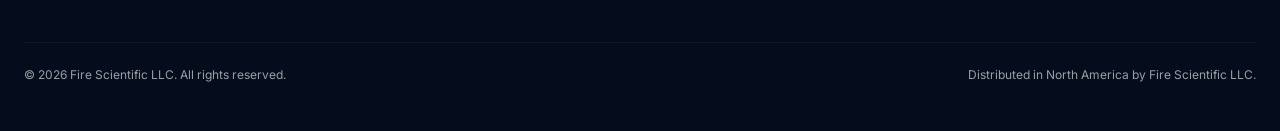
<file: ul-certification.html>
<!DOCTYPE html>
<html lang="en">
<head>
<meta charset="UTF-8" />
<meta name="viewport" content="width=device-width, initial-scale=1.0" />
<title>UL Certification 2027 — Fire Scientific | HyperX 1</title>
<meta name="description" content="HyperX 1 UL certification live countdown. Target completion January 1, 2027 — the formal U.S. approval milestone for PFAS-free fire suppression." />
<link rel="stylesheet" href="tailwind.css">
<link href="https://fonts.googleapis.com/css2?family=Inter:wght@300;400;500;600;700;800;900&display=swap" rel="stylesheet">
<style>
  html { scroll-behavior: smooth; scroll-padding-top: 120px; }
  body { font-family: 'Inter', sans-serif; }
  .flame-underline { position: relative; display: inline-block; }
  .flame-underline::after {
    content: ''; position: absolute; bottom: -8px; left: 0; width: 60px; height: 4px;
    background: linear-gradient(90deg, #FF5B1F, #FF7A47); border-radius: 2px;
  }
  .countdown-hero {
    background:
      linear-gradient(180deg, rgba(5,13,28,0.85) 0%, rgba(5,13,28,0.95) 100%),
      radial-gradient(circle at 20% 30%, rgba(255,91,31,0.18) 0%, transparent 55%),
      radial-gradient(circle at 80% 70%, rgba(255,91,31,0.12) 0%, transparent 55%),
      #050D1C;
  }
  .count-tile {
    background: linear-gradient(180deg, rgba(255,255,255,0.06) 0%, rgba(255,255,255,0.02) 100%);
    border: 1px solid rgba(255,255,255,0.1);
  }
  .count-num {
    font-variant-numeric: tabular-nums;
    background: linear-gradient(180deg, #FFFFFF 0%, #FF7A47 150%);
    -webkit-background-clip: text;
    background-clip: text;
    color: transparent;
  }
  .timeline-line { background: linear-gradient(180deg, rgba(255,91,31,0.6), rgba(255,91,31,0.05)); }
  .timeline-dot-done { background: #22c55e; box-shadow: 0 0 0 4px rgba(34,197,94,0.15); }
  .timeline-dot-active { background: #FF5B1F; box-shadow: 0 0 0 4px rgba(255,91,31,0.2); animation: pulse-ember 2s ease-in-out infinite; }
  .timeline-dot-future { background: rgba(255,255,255,0.25); }
  @keyframes pulse-ember {
    0%, 100% { box-shadow: 0 0 0 4px rgba(255,91,31,0.2); }
    50% { box-shadow: 0 0 0 10px rgba(255,91,31,0); }
  }
  .progress-track { background: rgba(255,255,255,0.08); }
  .progress-fill { background: linear-gradient(90deg, #FF5B1F, #FF7A47); transition: width 1s ease; }
</style>
</head>
<body class="text-white antialiased bg-navy-dark">

<!-- NAV -->
<nav class="fixed top-0 w-full z-50 bg-navy/95 backdrop-blur-sm border-b border-navy-light">
  <div class="mx-auto px-8 lg:px-12 py-4 flex items-center justify-between gap-8">
    <a href="index.html" class="flex items-center gap-2">
      <img src="logo.png" alt="Fire Scientific" class="h-20 w-auto">
    </a>
    <div class="hidden lg:flex items-center gap-10 text-xl font-medium text-white/80">
      <a href="index.html#top" class="hover:text-ember transition">Product</a>
      <a href="performance.html" class="hover:text-ember transition">Performance</a>
      <a href="specifications.html" class="hover:text-ember transition">Specs</a>
      <a href="safety.html" class="hover:text-ember transition">Safety</a>
      <a href="compliance.html" class="hover:text-ember transition">Compliance</a>
      <a href="why-hyperx1.html" class="hover:text-ember transition">FAQ</a>
    </div>
    <a href="contact.html" class="bg-ember hover:bg-ember-dark text-white px-5 py-2.5 rounded-lg font-semibold text-xl transition">Request Info</a>
  </div>
</nav>

<!-- COUNTDOWN HERO -->
<section class="pt-32 pb-20 countdown-hero">
  <div class="max-w-7xl mx-auto px-6">
    <div class="max-w-3xl mb-12">
      <div class="inline-flex items-center gap-2 bg-ember/15 border border-ember/40 text-ember px-4 py-2 rounded-full text-xs font-bold uppercase tracking-wider mb-6">
        <span class="w-2 h-2 bg-ember rounded-full animate-pulse"></span>
        UL Certification — In Progress
      </div>
      <h1 class="text-4xl lg:text-6xl font-black leading-[1.05] tracking-tight mb-6">Countdown to <span class="text-ember">UL Certification</span></h1>
      <p class="text-xl text-white/80 leading-relaxed">HyperX 1 is completing Underwriters Laboratories certification — the formal U.S. approval milestone that unlocks nationwide AHJ acceptance, NFPA alignment, and large-scale procurement.</p>
      <p class="text-lg text-white/60 mt-4"><span class="text-ember font-semibold">Target completion:</span> January 1, 2027</p>
    </div>

    <!-- COUNTDOWN -->
    <div class="grid grid-cols-2 md:grid-cols-4 gap-4 max-w-3xl">
      <div class="count-tile rounded-2xl p-6 text-center">
        <div id="cd-days" class="count-num text-5xl lg:text-6xl font-black tracking-tight">---</div>
        <div class="text-xs uppercase tracking-widest text-white/50 mt-2 font-semibold">Days</div>
      </div>
      <div class="count-tile rounded-2xl p-6 text-center">
        <div id="cd-hours" class="count-num text-5xl lg:text-6xl font-black tracking-tight">--</div>
        <div class="text-xs uppercase tracking-widest text-white/50 mt-2 font-semibold">Hours</div>
      </div>
      <div class="count-tile rounded-2xl p-6 text-center">
        <div id="cd-mins" class="count-num text-5xl lg:text-6xl font-black tracking-tight">--</div>
        <div class="text-xs uppercase tracking-widest text-white/50 mt-2 font-semibold">Minutes</div>
      </div>
      <div class="count-tile rounded-2xl p-6 text-center">
        <div id="cd-secs" class="count-num text-5xl lg:text-6xl font-black tracking-tight">--</div>
        <div class="text-xs uppercase tracking-widest text-white/50 mt-2 font-semibold">Seconds</div>
      </div>
    </div>

    <!-- PROGRESS -->
    <div class="mt-10 max-w-3xl">
      <div class="flex justify-between text-xs text-white/60 uppercase tracking-wider font-semibold mb-3">
        <span>Certification Progress</span>
        <span id="cd-progress-label">—</span>
      </div>
      <div class="progress-track h-2 rounded-full overflow-hidden">
        <div id="cd-progress-fill" class="progress-fill h-full rounded-full" style="width: 0%"></div>
      </div>
    </div>

    <div id="cd-complete" class="hidden mt-10 bg-ember/10 border border-ember/40 rounded-2xl p-6 max-w-3xl">
      <div class="text-ember font-bold uppercase tracking-wider text-sm mb-2">Milestone Reached</div>
      <div class="text-2xl font-black">HyperX 1 is UL Certified.</div>
    </div>
  </div>
</section>

<!-- WHY UL MATTERS -->
<section class="py-24 bg-navy">
  <div class="max-w-7xl mx-auto px-6">
    <div class="max-w-3xl mb-14">
      <div class="text-ember font-bold uppercase tracking-wider text-sm mb-3">Why This Matters</div>
      <h2 class="text-4xl lg:text-5xl font-black flame-underline mb-8">UL Certification Unlocks the U.S. Market.</h2>
      <p class="text-lg text-white/70 mt-8">UL certification is the single most important regulatory gateway for fire suppression agents in the United States. It governs AHJ acceptance, insurance underwriting, federal procurement, and NFPA system compliance.</p>
    </div>
    <div class="grid md:grid-cols-3 gap-6">
      <div class="bg-navy-dark border border-white/10 rounded-2xl p-7">
        <div class="w-12 h-12 rounded-lg bg-ember/15 flex items-center justify-center mb-4">
          <svg class="w-6 h-6 text-ember" fill="none" stroke="currentColor" stroke-width="2" viewBox="0 0 24 24"><path stroke-linecap="round" stroke-linejoin="round" d="M9 12l2 2 4-4m5.618-4.016A11.955 11.955 0 0112 2.944a11.955 11.955 0 01-8.618 3.04A12.02 12.02 0 003 9c0 5.591 3.824 10.29 9 11.622 5.176-1.332 9-6.03 9-11.622 0-1.042-.133-2.052-.382-3.016z"/></svg>
        </div>
        <h3 class="font-bold text-xl mb-2">AHJ Acceptance</h3>
        <p class="text-white/60 text-sm leading-relaxed">Fire marshals and local code officials require UL-listed agents for fixed systems, ARFF operations, and high-hazard occupancies.</p>
      </div>
      <div class="bg-navy-dark border border-white/10 rounded-2xl p-7">
        <div class="w-12 h-12 rounded-lg bg-ember/15 flex items-center justify-center mb-4">
          <svg class="w-6 h-6 text-ember" fill="none" stroke="currentColor" stroke-width="2" viewBox="0 0 24 24"><path stroke-linecap="round" stroke-linejoin="round" d="M19 21V5a2 2 0 00-2-2H7a2 2 0 00-2 2v16m14 0h2m-2 0h-5m-9 0H3m2 0h5M9 7h1m-1 4h1m4-4h1m-1 4h1m-5 10v-5a1 1 0 011-1h2a1 1 0 011 1v5m-4 0h4"/></svg>
        </div>
        <h3 class="font-bold text-xl mb-2">NFPA Compliance</h3>
        <p class="text-white/60 text-sm leading-relaxed">UL listing is the backbone of NFPA 11, NFPA 25, and NFPA 2001 compliance — the documents your insurer audits against.</p>
      </div>
      <div class="bg-navy-dark border border-white/10 rounded-2xl p-7">
        <div class="w-12 h-12 rounded-lg bg-ember/15 flex items-center justify-center mb-4">
          <svg class="w-6 h-6 text-ember" fill="none" stroke="currentColor" stroke-width="2" viewBox="0 0 24 24"><path stroke-linecap="round" stroke-linejoin="round" d="M12 8c-1.657 0-3 .895-3 2s1.343 2 3 2 3 .895 3 2-1.343 2-3 2m0-8c1.11 0 2.08.402 2.599 1M12 8V7m0 1v8m0 0v1m0-1c-1.11 0-2.08-.402-2.599-1M21 12a9 9 0 11-18 0 9 9 0 0118 0z"/></svg>
        </div>
        <h3 class="font-bold text-xl mb-2">Federal &amp; Municipal Procurement</h3>
        <p class="text-white/60 text-sm leading-relaxed">Most federal RFPs, DoD replacement programs, and large municipal contracts require UL listing as a threshold criterion.</p>
      </div>
    </div>
  </div>
</section>

<!-- TIMELINE -->
<section class="py-24 bg-navy-dark">
  <div class="max-w-4xl mx-auto px-6">
    <div class="mb-14">
      <div class="text-ember font-bold uppercase tracking-wider text-sm mb-3">Roadmap</div>
      <h2 class="text-4xl lg:text-5xl font-black mb-6">Certification Timeline</h2>
      <p class="text-lg text-white/70">Every milestone from partnership kickoff through UL completion.</p>
    </div>

    <div class="relative pl-8">
      <div class="timeline-line absolute left-3 top-2 bottom-2 w-0.5"></div>

      <div class="relative mb-10">
        <div class="timeline-dot-done absolute -left-8 top-1.5 w-4 h-4 rounded-full"></div>
        <div class="bg-navy-light border border-white/10 rounded-xl p-6">
          <div class="flex flex-wrap items-center gap-3 mb-2">
            <span class="text-xs font-bold uppercase tracking-wider text-green-400">Complete</span>
            <span class="text-xs text-white/50">October 2025</span>
          </div>
          <h3 class="text-xl font-black mb-1">U.S. Distribution Partnership Signed</h3>
          <p class="text-white/60 text-sm">Fire Scientific LLC selected as exclusive North American distributor for HyperX 1.</p>
        </div>
      </div>

      <div class="relative mb-10">
        <div class="timeline-dot-done absolute -left-8 top-1.5 w-4 h-4 rounded-full"></div>
        <div class="bg-navy-light border border-white/10 rounded-xl p-6">
          <div class="flex flex-wrap items-center gap-3 mb-2">
            <span class="text-xs font-bold uppercase tracking-wider text-green-400">Complete</span>
            <span class="text-xs text-white/50">November 2025</span>
          </div>
          <h3 class="text-xl font-black mb-1">Large-Scale Fire Trials — Weeze, Germany</h3>
          <p class="text-white/60 text-sm">Documented sub-20-second knockdown and PFAS-free performance across Class A, B, and lithium-ion scenarios.</p>
        </div>
      </div>

      <div class="relative mb-10">
        <div class="timeline-dot-done absolute -left-8 top-1.5 w-4 h-4 rounded-full"></div>
        <div class="bg-navy-light border border-white/10 rounded-xl p-6">
          <div class="flex flex-wrap items-center gap-3 mb-2">
            <span class="text-xs font-bold uppercase tracking-wider text-green-400">Complete</span>
            <span class="text-xs text-white/50">December 2025</span>
          </div>
          <h3 class="text-xl font-black mb-1">ISO 9001 &amp; First U.S. Show Trials</h3>
          <p class="text-white/60 text-sm">Quality-system certification and initial U.S. demonstration burns completed with regional fire service observers.</p>
        </div>
      </div>

      <div class="relative mb-10">
        <div class="timeline-dot-active absolute -left-8 top-1.5 w-4 h-4 rounded-full"></div>
        <div class="bg-navy-light border border-ember/30 rounded-xl p-6">
          <div class="flex flex-wrap items-center gap-3 mb-2">
            <span class="text-xs font-bold uppercase tracking-wider text-ember">In Progress</span>
            <span class="text-xs text-white/50">2026</span>
          </div>
          <h3 class="text-xl font-black mb-1">UL Test Protocol &amp; NFPA Alignment</h3>
          <p class="text-white/60 text-sm">Active submission, laboratory testing, and documentation review underway with Underwriters Laboratories.</p>
        </div>
      </div>

      <div class="relative mb-10">
        <div class="timeline-dot-future absolute -left-8 top-1.5 w-4 h-4 rounded-full"></div>
        <div class="bg-navy-light border border-white/5 rounded-xl p-6 opacity-80">
          <div class="flex flex-wrap items-center gap-3 mb-2">
            <span class="text-xs font-bold uppercase tracking-wider text-white/40">Upcoming</span>
            <span class="text-xs text-white/50">Q4 2026</span>
          </div>
          <h3 class="text-xl font-black mb-1">Final Validation Burns</h3>
          <p class="text-white/60 text-sm">Closing UL witness tests and third-party verification ahead of formal listing.</p>
        </div>
      </div>

      <div class="relative">
        <div class="timeline-dot-future absolute -left-8 top-1.5 w-4 h-4 rounded-full"></div>
        <div class="bg-gradient-to-br from-ember/10 to-navy-light border border-ember/40 rounded-xl p-6">
          <div class="flex flex-wrap items-center gap-3 mb-2">
            <span class="text-xs font-bold uppercase tracking-wider text-ember">Target</span>
            <span class="text-xs text-white/60">January 1, 2027</span>
          </div>
          <h3 class="text-2xl font-black mb-1">UL Certification Complete</h3>
          <p class="text-white/70 text-sm">HyperX 1 formally UL-listed for full U.S. deployment across municipal, industrial, aviation, and energy sectors.</p>
        </div>
      </div>

    </div>
  </div>
</section>

<!-- EARLY ADOPTER CTA -->
<section class="py-20 bg-navy border-t border-white/5">
  <div class="max-w-4xl mx-auto px-6 text-center">
    <div class="text-ember font-bold uppercase tracking-wider text-sm mb-3">Pre-Certification Program</div>
    <h2 class="text-3xl lg:text-4xl font-black mb-4">Lock In Pricing. Reserve Priority Supply.</h2>
    <p class="text-lg text-white/70 mb-8 max-w-2xl mx-auto">Early-adopter partners receive guaranteed bulk pricing, priority delivery on certification day, and transition planning support at no charge. Limited to qualifying U.S. operators.</p>
    <div class="flex flex-wrap gap-4 justify-center">
      <a href="contact.html" class="bg-ember hover:bg-ember-dark text-white px-8 py-4 rounded-lg font-semibold transition shadow-lg shadow-ember/30">Apply for Early Adopter</a>
      <a href="why-hyperx1.html" class="border-2 border-white/30 hover:border-white hover:bg-white/10 text-white px-8 py-4 rounded-lg font-semibold transition">FAQ</a>
    </div>
  </div>
</section>

<!-- TRUST BAR -->
<section class="bg-navy-dark border-y border-white/5 py-8">
  <div class="max-w-7xl mx-auto px-6">
    <div class="text-center text-white/40 text-xs uppercase tracking-widest font-semibold mb-6">Certified & Compliant</div>
    <div class="flex flex-wrap justify-center items-center gap-x-10 gap-y-4 text-white/70 font-bold text-sm">
      <span>ICAO</span><span class="text-white/20">·</span>
      <span>UL (Pending)</span><span class="text-white/20">·</span>
      <span>ISO 9001</span><span class="text-white/20">·</span>
      <span>WGK 1</span><span class="text-white/20">·</span>
      <span class="text-ember">PFAS-FREE</span>
    </div>
    <div class="text-center text-white/50 text-sm mt-6">Distributed in North America by <span class="text-white font-semibold">Fire Scientific LLC</span></div>
  </div>
</section>

<!-- FOOTER -->
<footer class="bg-navy-dark text-white/60 py-12 border-t border-white/5">
  <div class="max-w-7xl mx-auto px-6">
    <div class="grid md:grid-cols-4 gap-8 mb-10">
      <div class="md:col-span-2">
        <div class="flex items-center gap-2 mb-4">
          <img src="logo.png" alt="Fire Scientific" class="h-20 w-auto">
        </div>
        <p class="text-sm max-w-md">North American distributor of HyperX 1 — the next-generation, PFAS-free fire extinguishing agent engineered for modern fire risks.</p>
      </div>
      <div>
        <div class="text-white font-bold text-sm uppercase tracking-wider mb-4">Product</div>
        <ul class="space-y-2 text-sm">
          <li><a href="index.html#product" class="hover:text-ember">HyperX 1</a></li>
          <li><a href="performance.html" class="hover:text-ember">Performance</a></li>
          <li><a href="specifications.html" class="hover:text-ember">Specifications</a></li>
          <li><a href="compliance.html" class="hover:text-ember">Compliance</a></li>
        </ul>
      </div>
      <div>
        <div class="text-white font-bold text-sm uppercase tracking-wider mb-4">Company</div>
        <ul class="space-y-2 text-sm">
          <li><a href="contact.html" class="hover:text-ember">Contact</a></li>
          <li><a href="mailto:info@firescientific.com" class="hover:text-ember">info@firescientific.com</a></li>
        </ul>
      </div>
    </div>
    <div class="border-t border-white/5 pt-6 flex flex-col md:flex-row justify-between gap-3 text-xs">
      <div>© 2026 Fire Scientific LLC. All rights reserved.</div>
      <div>Distributed in North America by Fire Scientific LLC.</div>
    </div>
  </div>
</footer>

<script>
  (function () {
    var target = new Date('2027-01-01T00:00:00').getTime();
    var start  = new Date('2025-10-01T00:00:00').getTime();
    var totalSpan = target - start;

    var d = document.getElementById('cd-days');
    var h = document.getElementById('cd-hours');
    var m = document.getElementById('cd-mins');
    var s = document.getElementById('cd-secs');
    var fill = document.getElementById('cd-progress-fill');
    var label = document.getElementById('cd-progress-label');
    var done = document.getElementById('cd-complete');

    function pad(n) { return n < 10 ? '0' + n : '' + n; }

    function tick() {
      var now = Date.now();
      var diff = target - now;
      if (diff <= 0) {
        d.textContent = '0'; h.textContent = '00'; m.textContent = '00'; s.textContent = '00';
        fill.style.width = '100%';
        label.textContent = '100% Complete';
        done.classList.remove('hidden');
        return;
      }
      var days = Math.floor(diff / (1000*60*60*24));
      var hours = Math.floor((diff % (1000*60*60*24)) / (1000*60*60));
      var mins = Math.floor((diff % (1000*60*60)) / (1000*60));
      var secs = Math.floor((diff % (1000*60)) / 1000);
      d.textContent = days.toLocaleString();
      h.textContent = pad(hours);
      m.textContent = pad(mins);
      s.textContent = pad(secs);

      var elapsed = now - start;
      var pct = Math.max(0, Math.min(100, (elapsed / totalSpan) * 100));
      fill.style.width = pct.toFixed(1) + '%';
      label.textContent = pct.toFixed(1) + '% Complete';
    }

    tick();
    setInterval(tick, 1000);
  })();
</script>

</body>
</html>
</file>
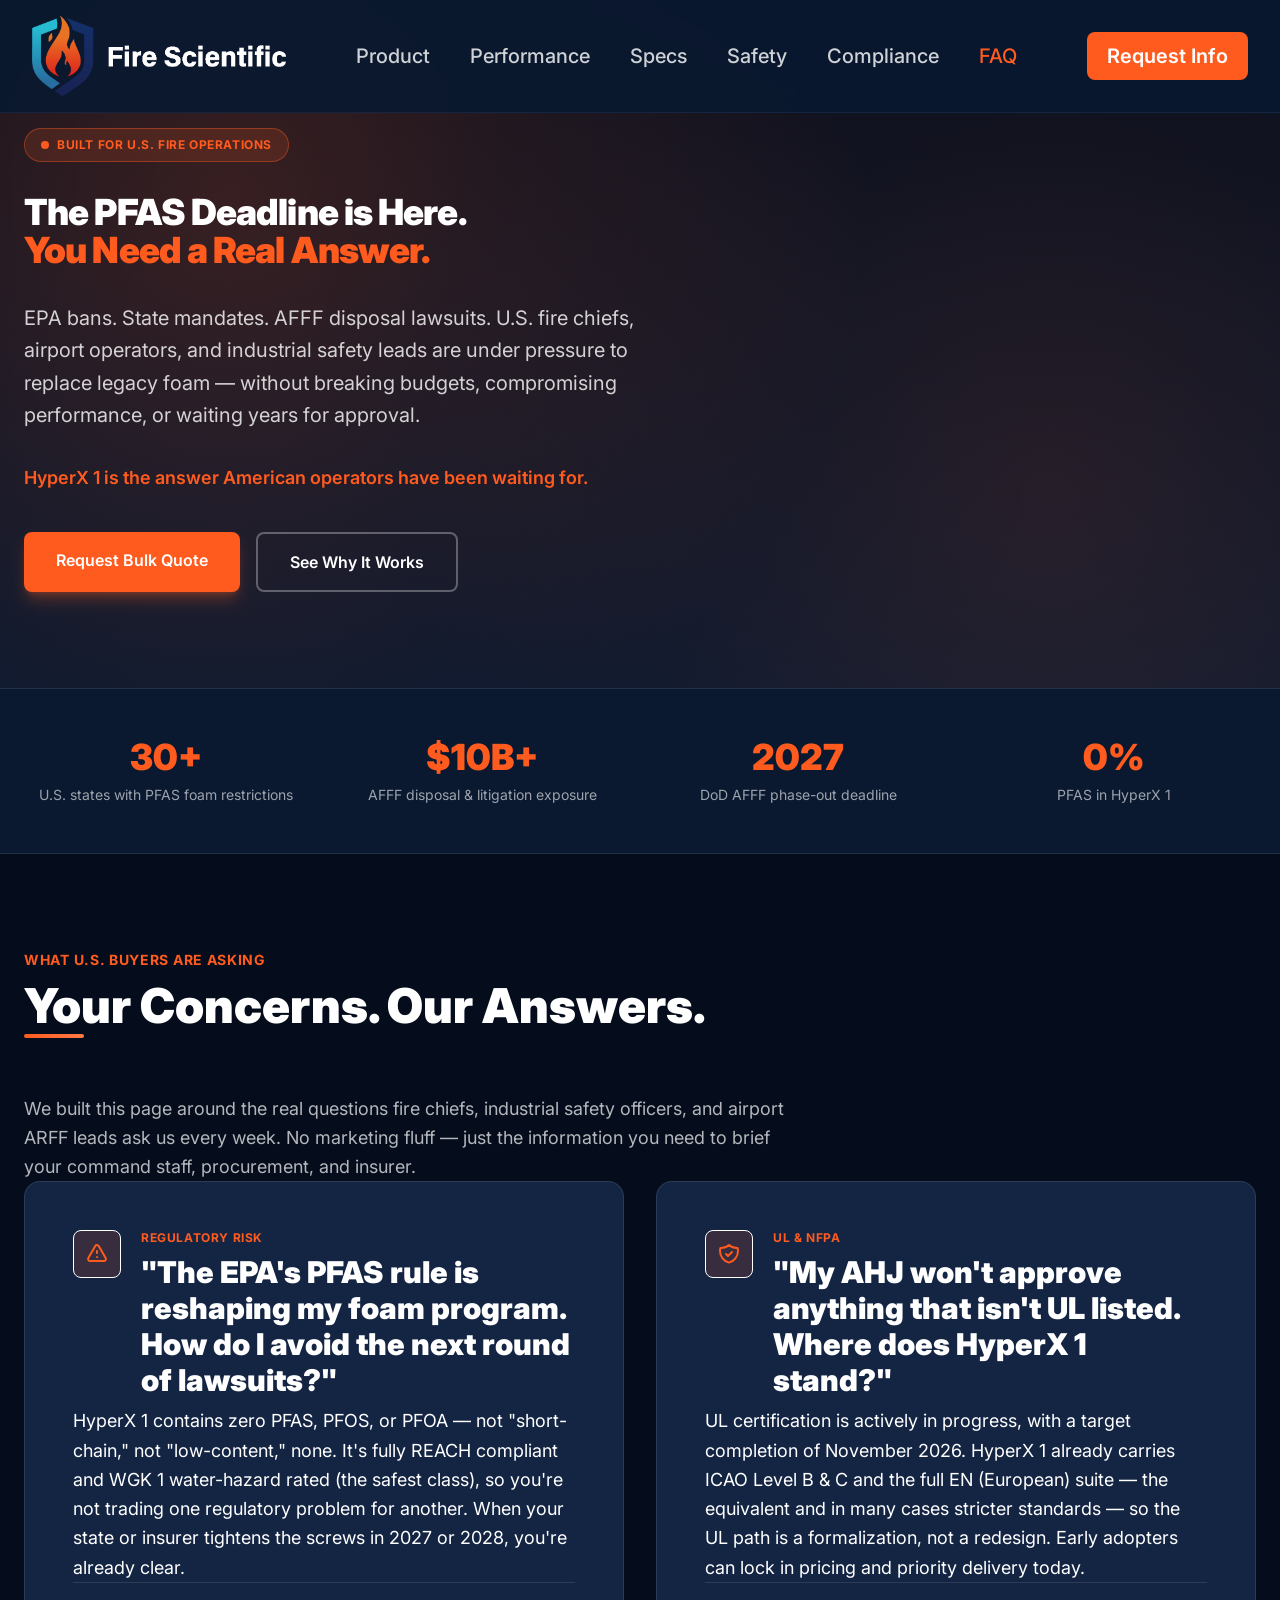
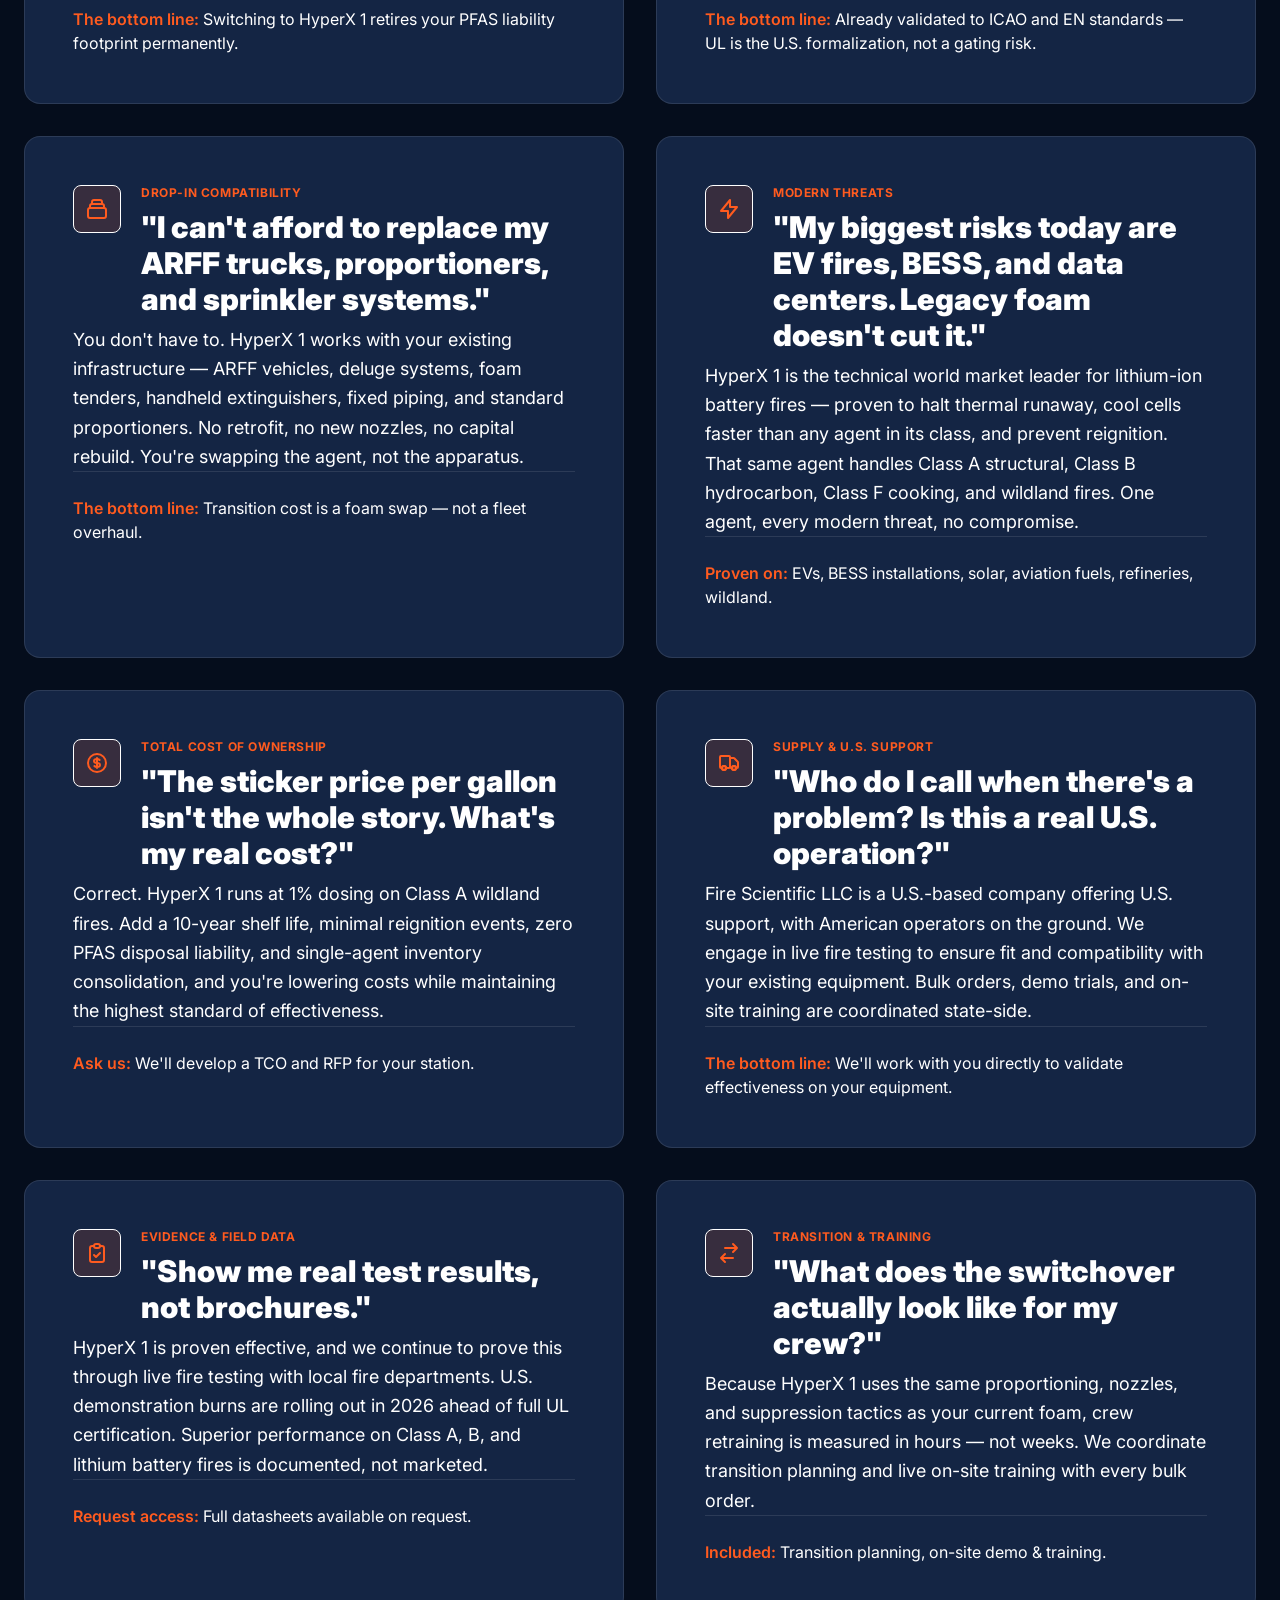
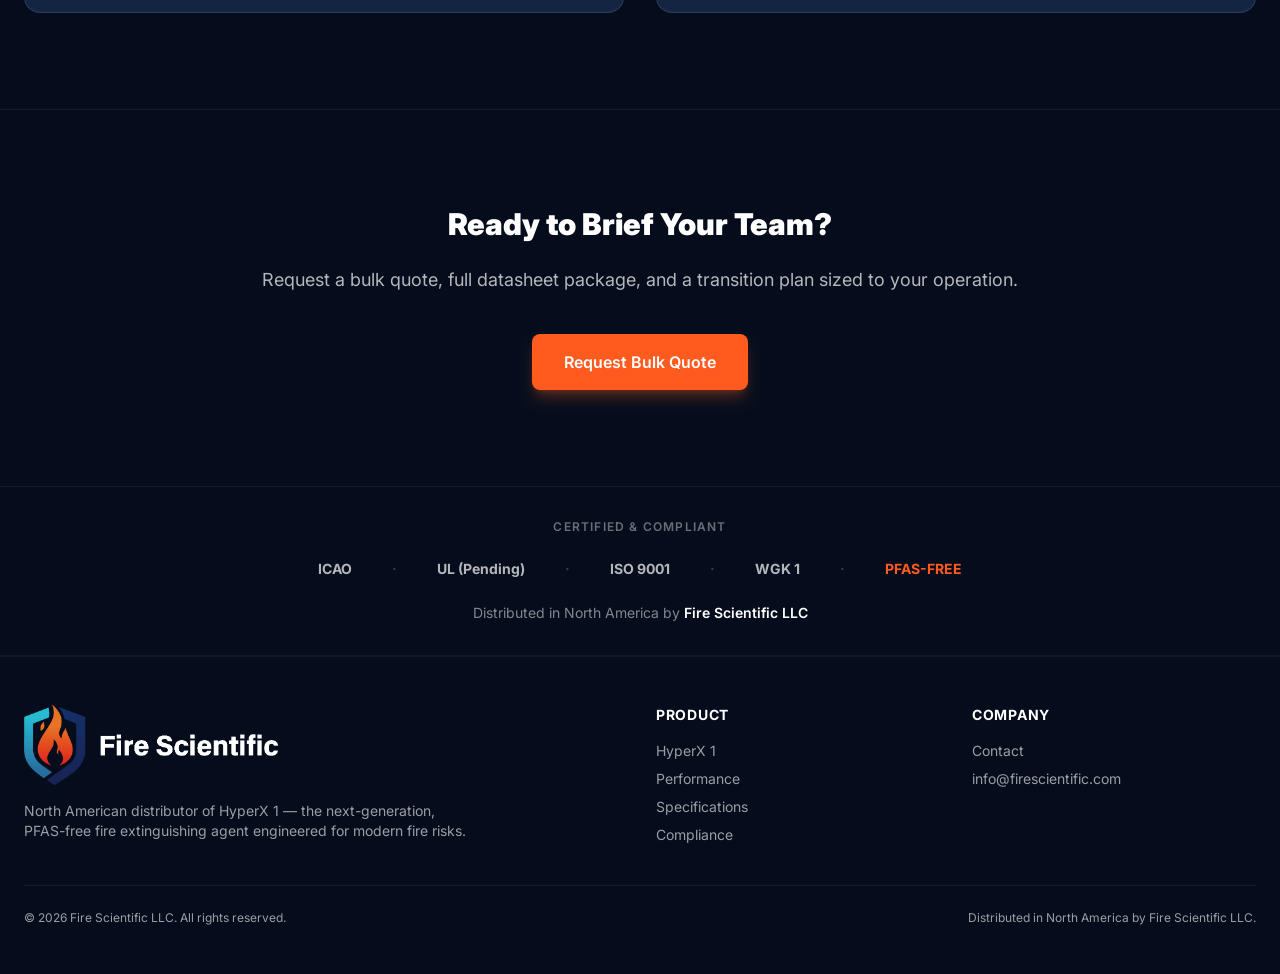
<file: why-hyperx1.html>
<!DOCTYPE html>
<html lang="en">
<head>
<meta charset="UTF-8" />
<meta name="viewport" content="width=device-width, initial-scale=1.0" />
<title>Why HyperX 1 — Fire Scientific | Built for U.S. Fire Operations</title>
<meta name="description" content="Why U.S. fire chiefs, industrial facilities, and airport operators are switching to HyperX 1 — PFAS-free, drop-in compatible, UL certification Q1 2027." />
<link rel="stylesheet" href="tailwind.css">
<link href="https://fonts.googleapis.com/css2?family=Inter:wght@300;400;500;600;700;800;900&display=swap" rel="stylesheet">
<style>
  html { scroll-behavior: smooth; scroll-padding-top: 120px; }
  body { font-family: 'Inter', sans-serif; }
  .flame-underline { position: relative; display: inline-block; }
  .flame-underline::after {
    content: ''; position: absolute; bottom: -8px; left: 0; width: 60px; height: 4px;
    background: linear-gradient(90deg, #FF5B1F, #FF7A47); border-radius: 2px;
  }
  .faq-hero {
    background:
      radial-gradient(circle at 18% 28%, rgba(255,91,31,0.20) 0%, transparent 55%),
      radial-gradient(circle at 82% 72%, rgba(255,91,31,0.12) 0%, transparent 55%),
      linear-gradient(180deg, #050D1C 0%, #0A1930 100%);
  }
  .concern-card { transition: all 0.3s ease; }
  .concern-card:hover { transform: translateY(-4px); border-color: rgba(255,91,31,0.5); }
</style>
</head>
<body class="text-white antialiased bg-navy-dark">

<!-- NAV -->
<nav class="fixed top-0 w-full z-50 bg-navy/95 backdrop-blur-sm border-b border-navy-light">
  <div class="mx-auto px-8 lg:px-12 py-4 flex items-center justify-between gap-8">
    <a href="index.html" class="flex items-center gap-2">
      <img src="logo.png" alt="Fire Scientific" class="h-20 w-auto">
    </a>
    <div class="hidden lg:flex items-center gap-10 text-xl font-medium text-white/80">
      <a href="index.html#top" class="hover:text-ember transition">Product</a>
      <a href="performance.html" class="hover:text-ember transition">Performance</a>
      <a href="specifications.html" class="hover:text-ember transition">Specs</a>
      <a href="safety.html" class="hover:text-ember transition">Safety</a>
      <a href="compliance.html" class="hover:text-ember transition">Compliance</a>
      <a href="why-hyperx1.html" class="text-ember transition">FAQ</a>
    </div>
    <a href="contact.html" class="bg-ember hover:bg-ember-dark text-white px-5 py-2.5 rounded-lg font-semibold text-xl transition">Request Info</a>
  </div>
</nav>

<!-- HERO -->
<section class="pt-32 pb-24 faq-hero">
  <div class="max-w-7xl mx-auto px-6">
    <div class="max-w-3xl">
      <div class="inline-flex items-center gap-2 bg-ember/15 border border-ember/40 text-ember px-4 py-2 rounded-full text-xs font-bold uppercase tracking-wider mb-8">
        <span class="w-2 h-2 bg-ember rounded-full animate-pulse"></span>
        Built for U.S. Fire Operations
      </div>
      <h1 class="text-4xl lg:text-6xl font-black leading-[1.05] tracking-tight mb-8">
        The PFAS Deadline is Here.<br/><span class="text-ember">You Need a Real Answer.</span>
      </h1>
      <p class="text-xl text-white/80 mb-8 max-w-2xl leading-relaxed">EPA bans. State mandates. AFFF disposal lawsuits. U.S. fire chiefs, airport operators, and industrial safety leads are under pressure to replace legacy foam — without breaking budgets, compromising performance, or waiting years for approval.</p>
      <p class="text-lg text-ember font-semibold mb-10">HyperX 1 is the answer American operators have been waiting for.</p>
      <div class="flex flex-wrap gap-4">
        <a href="contact.html" class="bg-ember hover:bg-ember-dark text-white px-8 py-4 rounded-lg font-semibold transition shadow-lg shadow-ember/30">Request Bulk Quote</a>
        <a href="#concerns" class="border-2 border-white/30 hover:border-white hover:bg-white/10 text-white px-8 py-4 rounded-lg font-semibold transition">See Why It Works</a>
      </div>
    </div>
  </div>
</section>

<!-- PRESSURE BAR -->
<section class="bg-navy border-y border-white/10 py-12">
  <div class="max-w-7xl mx-auto px-6">
    <div class="grid md:grid-cols-4 gap-8 text-center">
      <div>
        <div class="text-4xl font-black text-ember mb-2">30+</div>
        <div class="text-sm text-white/60">U.S. states with PFAS foam restrictions</div>
      </div>
      <div>
        <div class="text-4xl font-black text-ember mb-2">$10B+</div>
        <div class="text-sm text-white/60">AFFF disposal &amp; litigation exposure</div>
      </div>
      <div>
        <div class="text-4xl font-black text-ember mb-2">2027</div>
        <div class="text-sm text-white/60">DoD AFFF phase-out deadline</div>
      </div>
      <div>
        <div class="text-4xl font-black text-ember mb-2">0%</div>
        <div class="text-sm text-white/60">PFAS in HyperX 1</div>
      </div>
    </div>
  </div>
</section>

<!-- CONCERNS → ANSWERS -->
<section id="concerns" class="py-24 bg-navy-dark">
  <div class="max-w-7xl mx-auto px-6">
    <div class="max-w-3xl mb-20">
      <div class="text-ember font-bold uppercase tracking-wider text-sm mb-3">What U.S. Buyers Are Asking</div>
      <h2 class="text-4xl lg:text-5xl font-black flame-underline mb-8">Your Concerns. Our Answers.</h2>
      <p class="text-lg lg:text-xl text-white/70 mt-8 leading-relaxed">We built this page around the real questions fire chiefs, industrial safety officers, and airport ARFF leads ask us every week. No marketing fluff — just the information you need to brief your command staff, procurement, and insurer.</p>
    </div>

    <div class="grid lg:grid-cols-2 gap-8">

      <!-- CONCERN 1: PFAS -->
      <div class="concern-card bg-navy-light border border-white/10 rounded-2xl p-10 lg:p-12">
        <div class="flex items-start gap-5 mb-7">
          <div class="w-12 h-12 rounded-lg bg-ember/15 border border-ember/30 flex items-center justify-center shrink-0">
            <svg class="w-6 h-6 text-ember" fill="none" stroke="currentColor" stroke-width="2" viewBox="0 0 24 24"><path stroke-linecap="round" stroke-linejoin="round" d="M12 9v2m0 4h.01m-6.938 4h13.856c1.54 0 2.502-1.667 1.732-3L13.732 4c-.77-1.333-2.694-1.333-3.464 0L3.34 16c-.77 1.333.192 3 1.732 3z"/></svg>
          </div>
          <div>
            <div class="text-ember font-bold uppercase text-xs tracking-wider mb-2">Regulatory Risk</div>
            <h3 class="text-2xl lg:text-3xl font-black mb-2 leading-snug">"The EPA's PFAS rule is reshaping my foam program. How do I avoid the next round of lawsuits?"</h3>
          </div>
        </div>
        <p class="text-lg lg:text-xl text-white/75 leading-relaxed mb-7">HyperX 1 contains zero PFAS, PFOS, or PFOA — not "short-chain," not "low-content," none. It's fully REACH compliant and WGK 1 water-hazard rated (the safest class), so you're not trading one regulatory problem for another. When your state or insurer tightens the screws in 2027 or 2028, you're already clear.</p>
        <div class="border-t border-white/10 pt-6 text-base text-white/65">
          <span class="text-ember font-semibold">The bottom line:</span> Switching to HyperX 1 retires your PFAS liability footprint permanently.
        </div>
      </div>

      <!-- CONCERN 2: UL / APPROVAL -->
      <div class="concern-card bg-navy-light border border-white/10 rounded-2xl p-10 lg:p-12">
        <div class="flex items-start gap-5 mb-7">
          <div class="w-12 h-12 rounded-lg bg-ember/15 border border-ember/30 flex items-center justify-center shrink-0">
            <svg class="w-6 h-6 text-ember" fill="none" stroke="currentColor" stroke-width="2" viewBox="0 0 24 24"><path stroke-linecap="round" stroke-linejoin="round" d="M9 12l2 2 4-4m5.618-4.016A11.955 11.955 0 0112 2.944a11.955 11.955 0 01-8.618 3.04A12.02 12.02 0 003 9c0 5.591 3.824 10.29 9 11.622 5.176-1.332 9-6.03 9-11.622 0-1.042-.133-2.052-.382-3.016z"/></svg>
          </div>
          <div>
            <div class="text-ember font-bold uppercase text-xs tracking-wider mb-2">UL &amp; NFPA</div>
            <h3 class="text-2xl lg:text-3xl font-black mb-2 leading-snug">"My AHJ won't approve anything that isn't UL listed. Where does HyperX 1 stand?"</h3>
          </div>
        </div>
        <p class="text-lg lg:text-xl text-white/75 leading-relaxed mb-7">UL certification is actively in progress, with a target completion of November 2026. HyperX 1 already carries ICAO Level B &amp; C and the full EN (European) suite — the equivalent and in many cases stricter standards — so the UL path is a formalization, not a redesign. Early adopters can lock in pricing and priority delivery today.</p>
        <div class="border-t border-white/10 pt-6 text-base text-white/65">
          <span class="text-ember font-semibold">The bottom line:</span> Already validated to ICAO and EN standards — UL is the U.S. formalization, not a gating risk.
        </div>
      </div>

      <!-- CONCERN 3: DROP-IN COMPATIBILITY -->
      <div class="concern-card bg-navy-light border border-white/10 rounded-2xl p-10 lg:p-12">
        <div class="flex items-start gap-5 mb-7">
          <div class="w-12 h-12 rounded-lg bg-ember/15 border border-ember/30 flex items-center justify-center shrink-0">
            <svg class="w-6 h-6 text-ember" fill="none" stroke="currentColor" stroke-width="2" viewBox="0 0 24 24"><path stroke-linecap="round" stroke-linejoin="round" d="M19 11H5m14 0a2 2 0 012 2v6a2 2 0 01-2 2H5a2 2 0 01-2-2v-6a2 2 0 012-2m14 0V9a2 2 0 00-2-2M5 11V9a2 2 0 012-2m0 0V5a2 2 0 012-2h6a2 2 0 012 2v2M7 7h10"/></svg>
          </div>
          <div>
            <div class="text-ember font-bold uppercase text-xs tracking-wider mb-2">Drop-In Compatibility</div>
            <h3 class="text-2xl lg:text-3xl font-black mb-2 leading-snug">"I can't afford to replace my ARFF trucks, proportioners, and sprinkler systems."</h3>
          </div>
        </div>
        <p class="text-lg lg:text-xl text-white/75 leading-relaxed mb-7">You don't have to. HyperX 1 works with your existing infrastructure — ARFF vehicles, deluge systems, foam tenders, handheld extinguishers, fixed piping, and standard proportioners. No retrofit, no new nozzles, no capital rebuild. You're swapping the agent, not the apparatus.</p>
        <div class="border-t border-white/10 pt-6 text-base text-white/65">
          <span class="text-ember font-semibold">The bottom line:</span> Transition cost is a foam swap — not a fleet overhaul.
        </div>
      </div>

      <!-- CONCERN 4: MODERN FIRE RISKS -->
      <div class="concern-card bg-navy-light border border-white/10 rounded-2xl p-10 lg:p-12">
        <div class="flex items-start gap-5 mb-7">
          <div class="w-12 h-12 rounded-lg bg-ember/15 border border-ember/30 flex items-center justify-center shrink-0">
            <svg class="w-6 h-6 text-ember" fill="none" stroke="currentColor" stroke-width="2" viewBox="0 0 24 24"><path stroke-linecap="round" stroke-linejoin="round" d="M13 10V3L4 14h7v7l9-11h-7z"/></svg>
          </div>
          <div>
            <div class="text-ember font-bold uppercase text-xs tracking-wider mb-2">Modern Threats</div>
            <h3 class="text-2xl lg:text-3xl font-black mb-2 leading-snug">"My biggest risks today are EV fires, BESS, and data centers. Legacy foam doesn't cut it."</h3>
          </div>
        </div>
        <p class="text-lg lg:text-xl text-white/75 leading-relaxed mb-7">HyperX 1 is the technical world market leader for lithium-ion battery fires — proven to halt thermal runaway, cool cells faster than any agent in its class, and prevent reignition. That same agent handles Class A structural, Class B hydrocarbon, Class F cooking, and wildland fires. One agent, every modern threat, no compromise.</p>
        <div class="border-t border-white/10 pt-6 text-base text-white/65">
          <span class="text-ember font-semibold">Proven on:</span> EVs, BESS installations, solar, aviation fuels, refineries, wildland.
        </div>
      </div>

      <!-- CONCERN 5: TOTAL COST OF OWNERSHIP -->
      <div class="concern-card bg-navy-light border border-white/10 rounded-2xl p-10 lg:p-12">
        <div class="flex items-start gap-5 mb-7">
          <div class="w-12 h-12 rounded-lg bg-ember/15 border border-ember/30 flex items-center justify-center shrink-0">
            <svg class="w-6 h-6 text-ember" fill="none" stroke="currentColor" stroke-width="2" viewBox="0 0 24 24"><path stroke-linecap="round" stroke-linejoin="round" d="M12 8c-1.657 0-3 .895-3 2s1.343 2 3 2 3 .895 3 2-1.343 2-3 2m0-8c1.11 0 2.08.402 2.599 1M12 8V7m0 1v8m0 0v1m0-1c-1.11 0-2.08-.402-2.599-1M21 12a9 9 0 11-18 0 9 9 0 0118 0z"/></svg>
          </div>
          <div>
            <div class="text-ember font-bold uppercase text-xs tracking-wider mb-2">Total Cost of Ownership</div>
            <h3 class="text-2xl lg:text-3xl font-black mb-2 leading-snug">"The sticker price per gallon isn't the whole story. What's my real cost?"</h3>
          </div>
        </div>
        <p class="text-lg lg:text-xl text-white/75 leading-relaxed mb-7">Correct. HyperX 1 runs at 1% dosing on Class A wildland fires. Add a 10-year shelf life, minimal reignition events, zero PFAS disposal liability, and single-agent inventory consolidation, and you're lowering costs while maintaining the highest standard of effectiveness.</p>
        <div class="border-t border-white/10 pt-6 text-base text-white/65">
          <span class="text-ember font-semibold">Ask us:</span> We'll develop a TCO and RFP for your station.
        </div>
      </div>

      <!-- CONCERN 6: SUPPLY & SUPPORT -->
      <div class="concern-card bg-navy-light border border-white/10 rounded-2xl p-10 lg:p-12">
        <div class="flex items-start gap-5 mb-7">
          <div class="w-12 h-12 rounded-lg bg-ember/15 border border-ember/30 flex items-center justify-center shrink-0">
            <svg class="w-6 h-6 text-ember" fill="none" stroke="currentColor" stroke-width="2" viewBox="0 0 24 24"><path stroke-linecap="round" stroke-linejoin="round" d="M9 17a2 2 0 11-4 0 2 2 0 014 0zM19 17a2 2 0 11-4 0 2 2 0 014 0z"/><path stroke-linecap="round" stroke-linejoin="round" d="M13 16V6a1 1 0 00-1-1H4a1 1 0 00-1 1v10a1 1 0 001 1h1m8-1a1 1 0 01-1 1H9m4-1V8a1 1 0 011-1h2.586a1 1 0 01.707.293l3.414 3.414a1 1 0 01.293.707V16a1 1 0 01-1 1h-1m-6-1a1 1 0 001 1h1M5 17a2 2 0 104 0m-4 0a2 2 0 114 0m6 0a2 2 0 104 0m-4 0a2 2 0 114 0"/></svg>
          </div>
          <div>
            <div class="text-ember font-bold uppercase text-xs tracking-wider mb-2">Supply &amp; U.S. Support</div>
            <h3 class="text-2xl lg:text-3xl font-black mb-2 leading-snug">"Who do I call when there's a problem? Is this a real U.S. operation?"</h3>
          </div>
        </div>
        <p class="text-lg lg:text-xl text-white/75 leading-relaxed mb-7">Fire Scientific LLC is a U.S.-based company offering U.S. support, with American operators on the ground. We engage in live fire testing to ensure fit and compatibility with your existing equipment. Bulk orders, demo trials, and on-site training are coordinated state-side.</p>
        <div class="border-t border-white/10 pt-6 text-base text-white/65">
          <span class="text-ember font-semibold">The bottom line:</span> We'll work with you directly to validate effectiveness on your equipment.
        </div>
      </div>

      <!-- CONCERN 7: PROOF -->
      <div class="concern-card bg-navy-light border border-white/10 rounded-2xl p-10 lg:p-12">
        <div class="flex items-start gap-5 mb-7">
          <div class="w-12 h-12 rounded-lg bg-ember/15 border border-ember/30 flex items-center justify-center shrink-0">
            <svg class="w-6 h-6 text-ember" fill="none" stroke="currentColor" stroke-width="2" viewBox="0 0 24 24"><path stroke-linecap="round" stroke-linejoin="round" d="M9 5H7a2 2 0 00-2 2v12a2 2 0 002 2h10a2 2 0 002-2V7a2 2 0 00-2-2h-2M9 5a2 2 0 002 2h2a2 2 0 002-2M9 5a2 2 0 012-2h2a2 2 0 012 2m-6 9l2 2 4-4"/></svg>
          </div>
          <div>
            <div class="text-ember font-bold uppercase text-xs tracking-wider mb-2">Evidence &amp; Field Data</div>
            <h3 class="text-2xl lg:text-3xl font-black mb-2 leading-snug">"Show me real test results, not brochures."</h3>
          </div>
        </div>
        <p class="text-lg lg:text-xl text-white/75 leading-relaxed mb-7">HyperX 1 is proven effective, and we continue to prove this through live fire testing with local fire departments. U.S. demonstration burns are rolling out in 2026 ahead of full UL certification. Superior performance on Class A, B, and lithium battery fires is documented, not marketed.</p>
        <div class="border-t border-white/10 pt-6 text-base text-white/65">
          <span class="text-ember font-semibold">Request access:</span> Full datasheets available on request.
        </div>
      </div>

      <!-- CONCERN 8: TRANSITION -->
      <div class="concern-card bg-navy-light border border-white/10 rounded-2xl p-10 lg:p-12">
        <div class="flex items-start gap-5 mb-7">
          <div class="w-12 h-12 rounded-lg bg-ember/15 border border-ember/30 flex items-center justify-center shrink-0">
            <svg class="w-6 h-6 text-ember" fill="none" stroke="currentColor" stroke-width="2" viewBox="0 0 24 24"><path stroke-linecap="round" stroke-linejoin="round" d="M8 7h12m0 0l-4-4m4 4l-4 4m0 6H4m0 0l4 4m-4-4l4-4"/></svg>
          </div>
          <div>
            <div class="text-ember font-bold uppercase text-xs tracking-wider mb-2">Transition &amp; Training</div>
            <h3 class="text-2xl lg:text-3xl font-black mb-2 leading-snug">"What does the switchover actually look like for my crew?"</h3>
          </div>
        </div>
        <p class="text-lg lg:text-xl text-white/75 leading-relaxed mb-7">Because HyperX 1 uses the same proportioning, nozzles, and suppression tactics as your current foam, crew retraining is measured in hours — not weeks. We coordinate transition planning and live on-site training with every bulk order.</p>
        <div class="border-t border-white/10 pt-6 text-base text-white/65">
          <span class="text-ember font-semibold">Included:</span> Transition planning, on-site demo &amp; training.
        </div>
      </div>

    </div>
  </div>
</section>

<!-- CTA -->
<section class="py-24 bg-navy-dark border-t border-white/5">
  <div class="max-w-4xl mx-auto px-6 text-center">
    <h2 class="text-3xl lg:text-4xl font-black mb-6">Ready to Brief Your Team?</h2>
    <p class="text-lg text-white/70 mb-10">Request a bulk quote, full datasheet package, and a transition plan sized to your operation.</p>
    <div class="flex flex-wrap gap-4 justify-center">
      <a href="contact.html" class="bg-ember hover:bg-ember-dark text-white px-8 py-4 rounded-lg font-semibold transition shadow-lg shadow-ember/30">Request Bulk Quote</a>
    </div>
  </div>
</section>

<!-- TRUST BAR -->
<section class="bg-navy-dark border-y border-white/5 py-8">
  <div class="max-w-7xl mx-auto px-6">
    <div class="text-center text-white/40 text-xs uppercase tracking-widest font-semibold mb-6">Certified & Compliant</div>
    <div class="flex flex-wrap justify-center items-center gap-x-10 gap-y-4 text-white/70 font-bold text-sm">
      <span>ICAO</span><span class="text-white/20">·</span>
      <span>UL (Pending)</span><span class="text-white/20">·</span>
      <span>ISO 9001</span><span class="text-white/20">·</span>
      <span>WGK 1</span><span class="text-white/20">·</span>
      <span class="text-ember">PFAS-FREE</span>
    </div>
    <div class="text-center text-white/50 text-sm mt-6">Distributed in North America by <span class="text-white font-semibold">Fire Scientific LLC</span></div>
  </div>
</section>

<!-- FOOTER -->
<footer class="bg-navy-dark text-white/60 py-12 border-t border-white/5">
  <div class="max-w-7xl mx-auto px-6">
    <div class="grid md:grid-cols-4 gap-8 mb-10">
      <div class="md:col-span-2">
        <div class="flex items-center gap-2 mb-4">
          <img src="logo.png" alt="Fire Scientific" class="h-20 w-auto">
        </div>
        <p class="text-sm max-w-md">North American distributor of HyperX 1 — the next-generation, PFAS-free fire extinguishing agent engineered for modern fire risks.</p>
      </div>
      <div>
        <div class="text-white font-bold text-sm uppercase tracking-wider mb-4">Product</div>
        <ul class="space-y-2 text-sm">
          <li><a href="index.html#product" class="hover:text-ember">HyperX 1</a></li>
          <li><a href="performance.html" class="hover:text-ember">Performance</a></li>
          <li><a href="specifications.html" class="hover:text-ember">Specifications</a></li>
          <li><a href="compliance.html" class="hover:text-ember">Compliance</a></li>
        </ul>
      </div>
      <div>
        <div class="text-white font-bold text-sm uppercase tracking-wider mb-4">Company</div>
        <ul class="space-y-2 text-sm">
          <li><a href="contact.html" class="hover:text-ember">Contact</a></li>
          <li><a href="mailto:info@firescientific.com" class="hover:text-ember">info@firescientific.com</a></li>
        </ul>
      </div>
    </div>
    <div class="border-t border-white/5 pt-6 flex flex-col md:flex-row justify-between gap-3 text-xs">
      <div>© 2026 Fire Scientific LLC. All rights reserved.</div>
      <div>Distributed in North America by Fire Scientific LLC.</div>
    </div>
  </div>
</footer>

</body>
</html>
</file>
